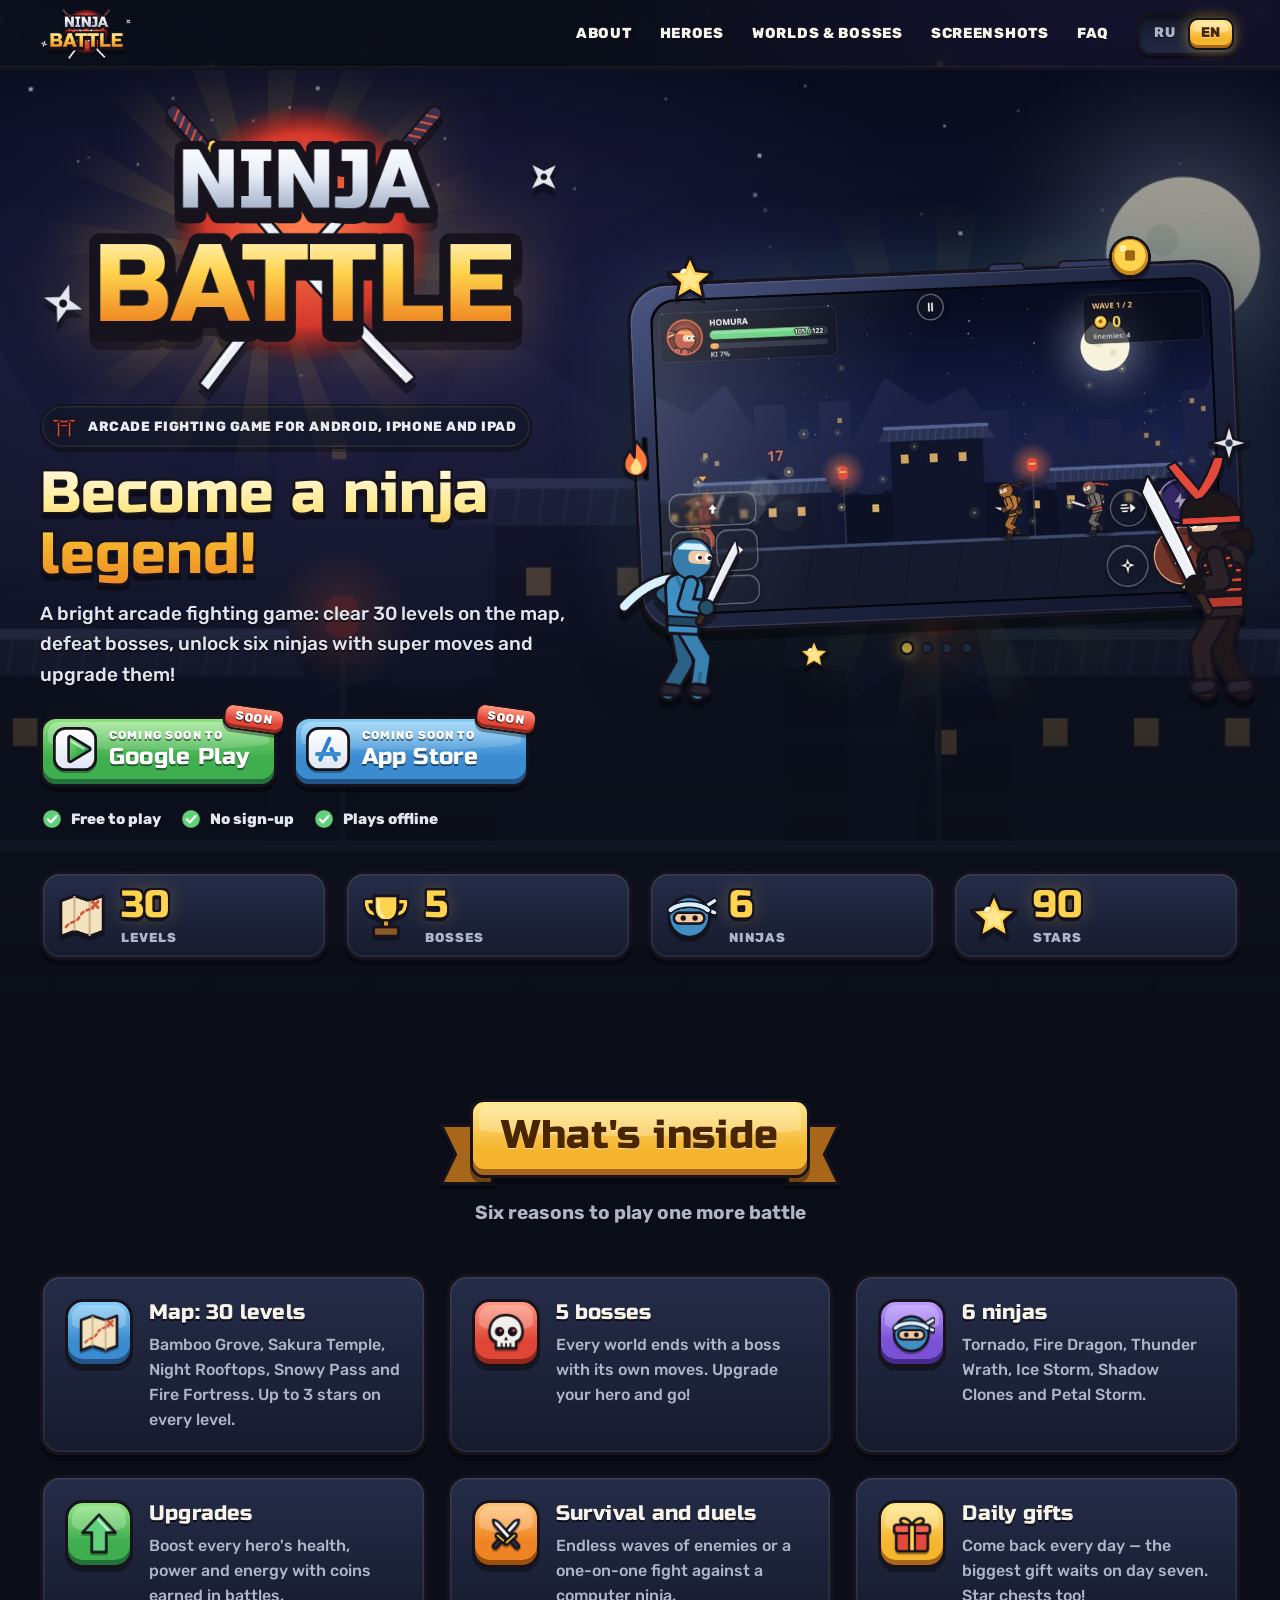
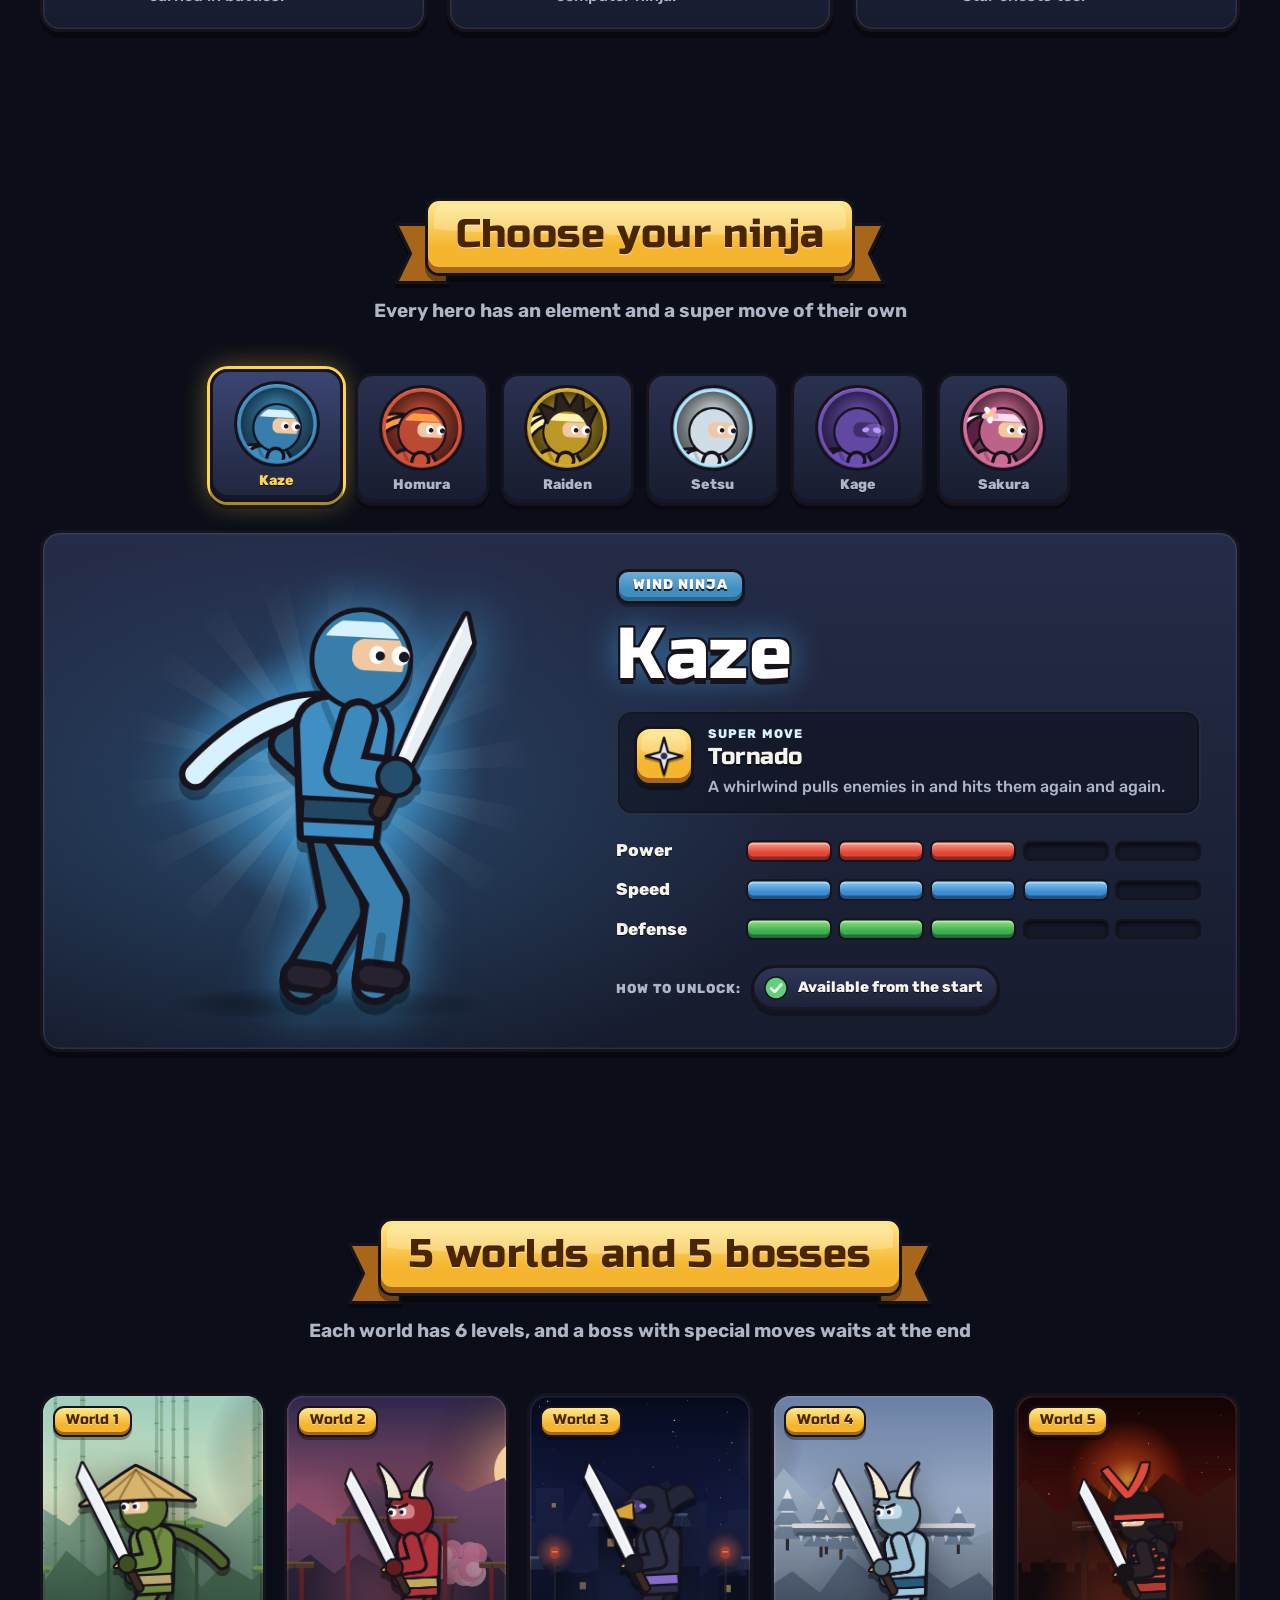
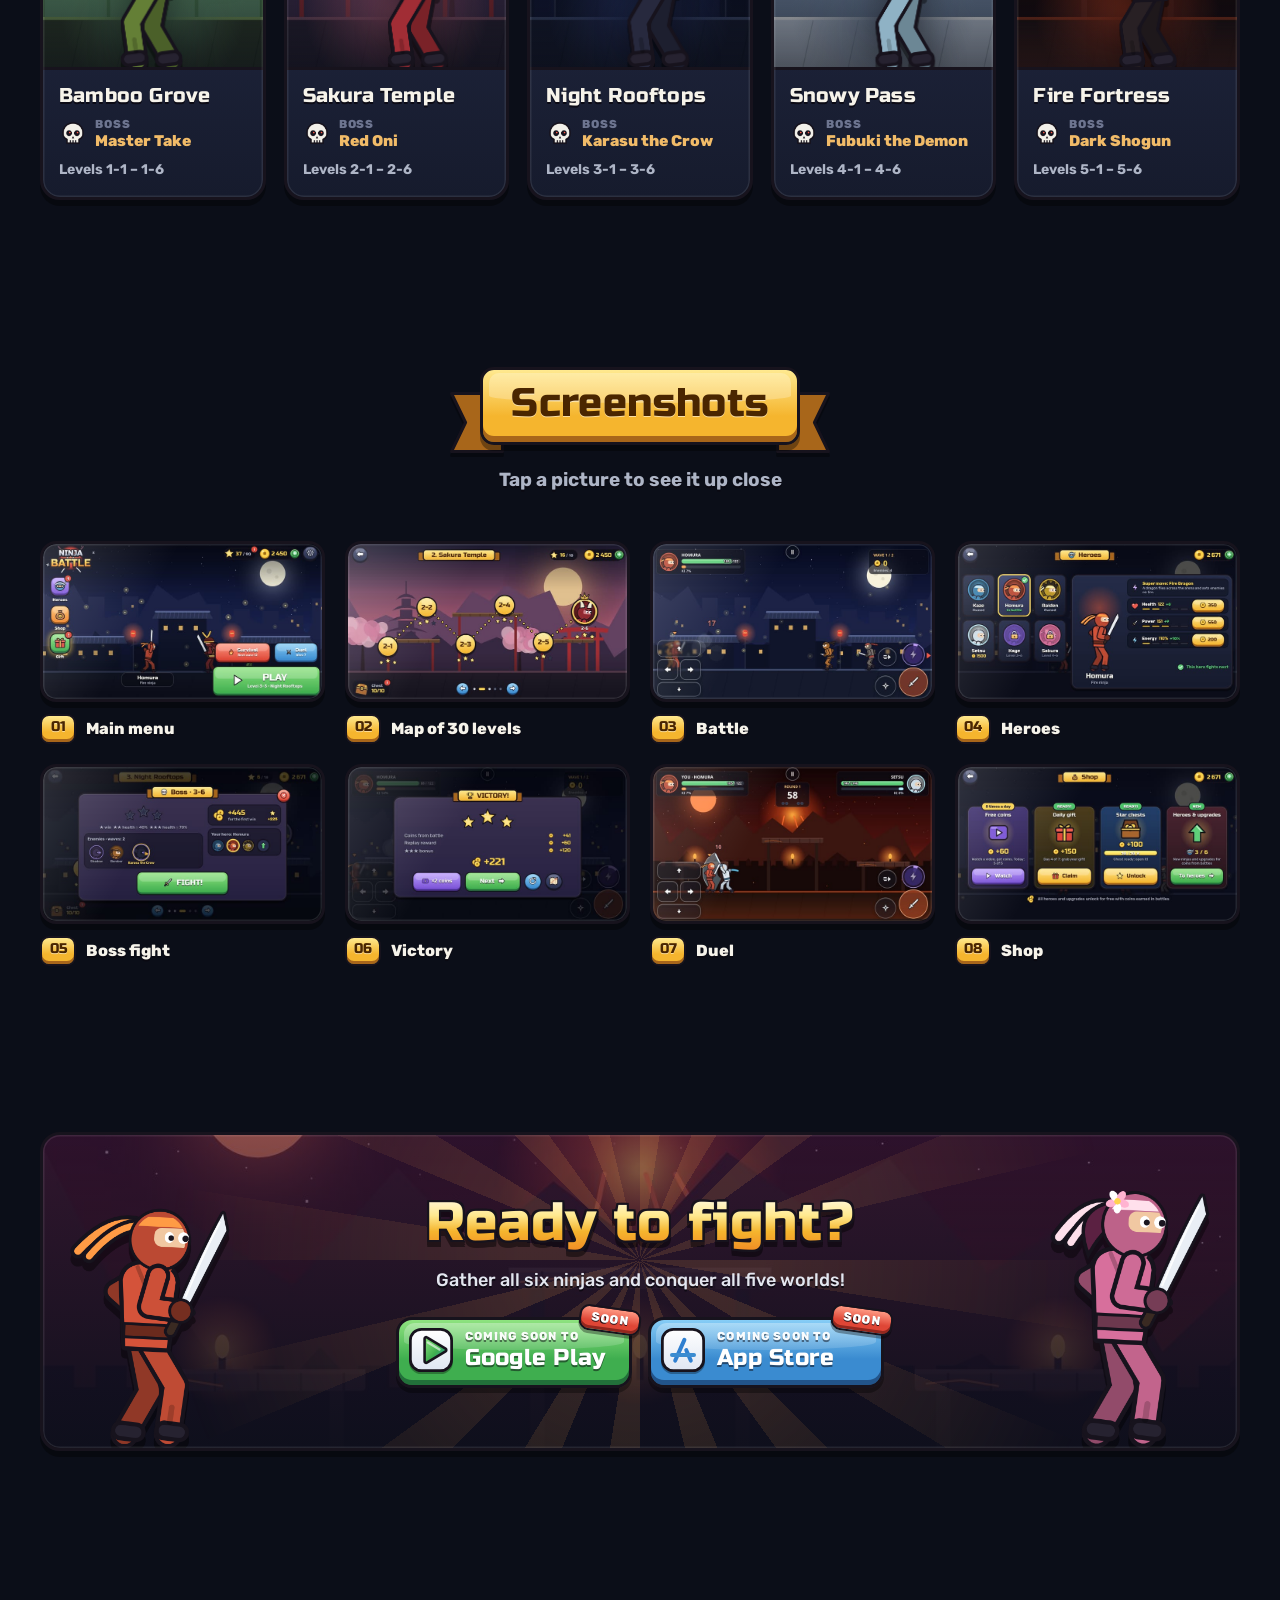
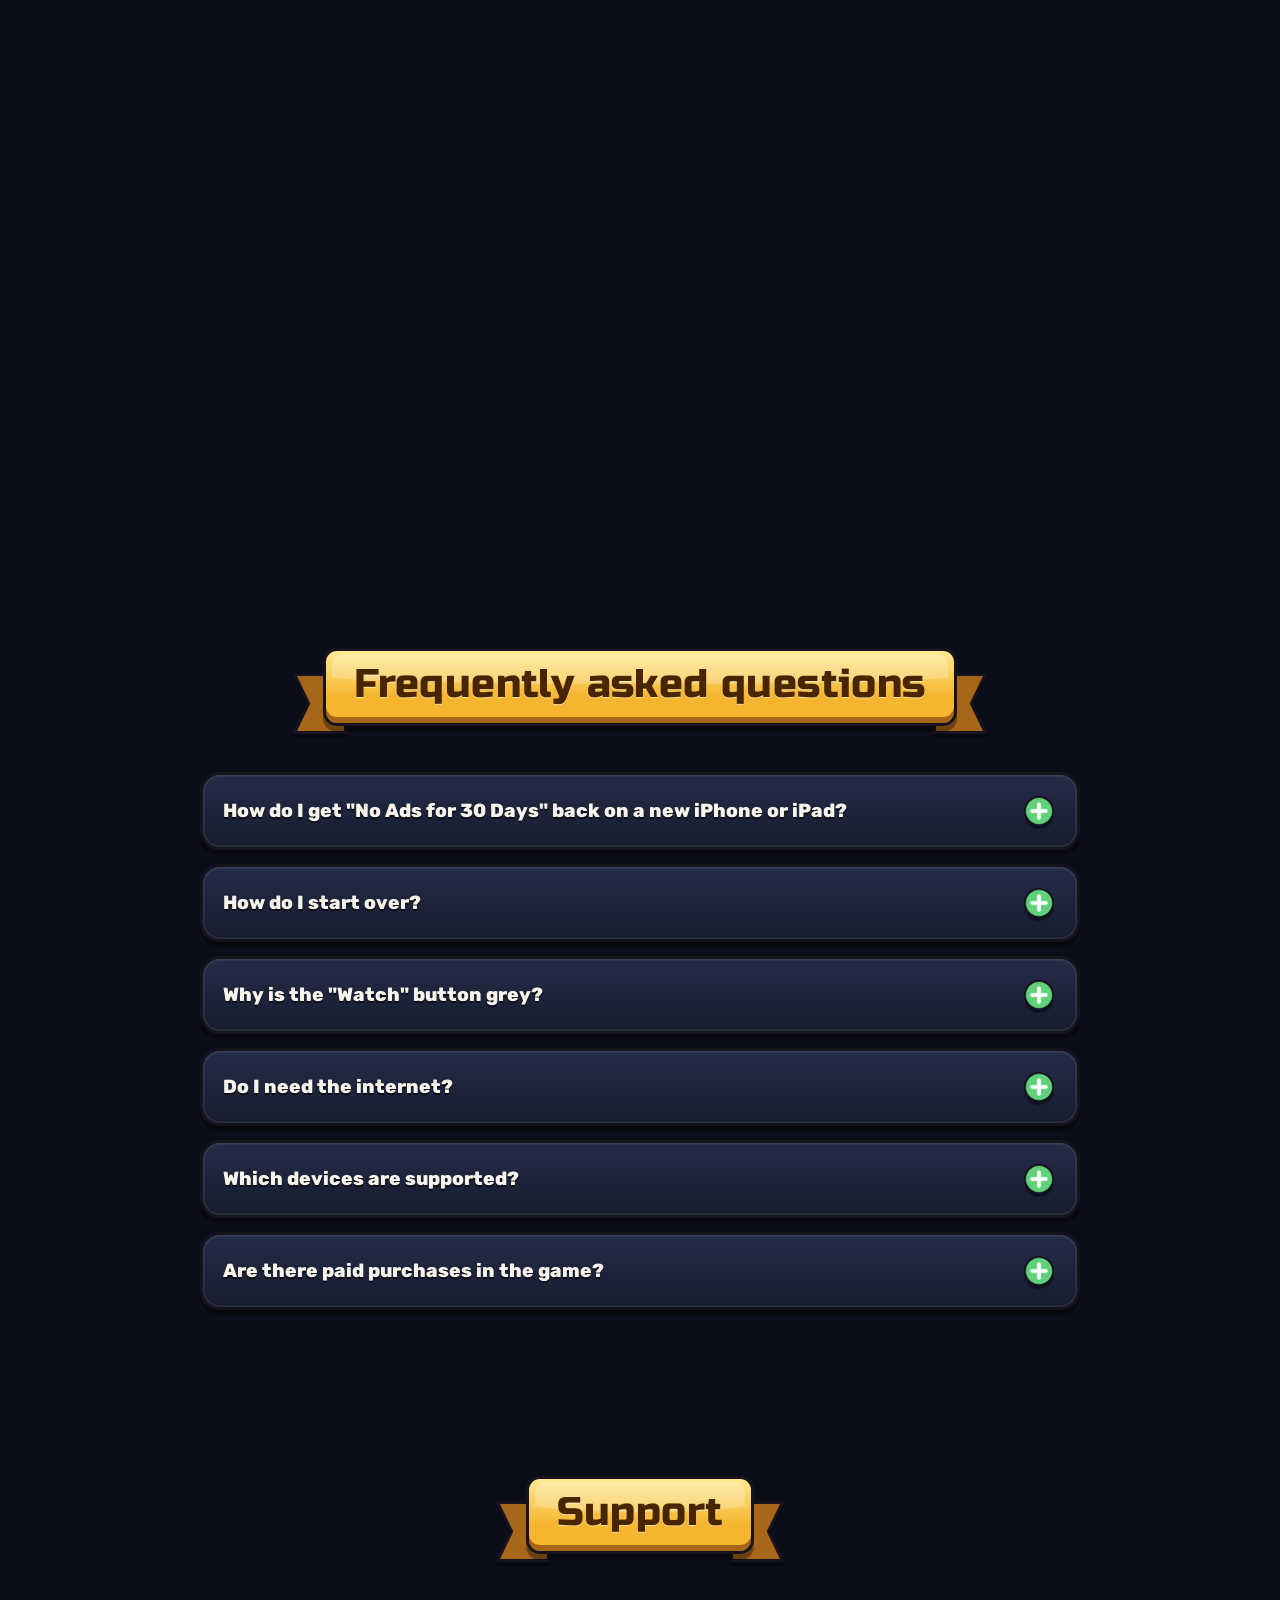
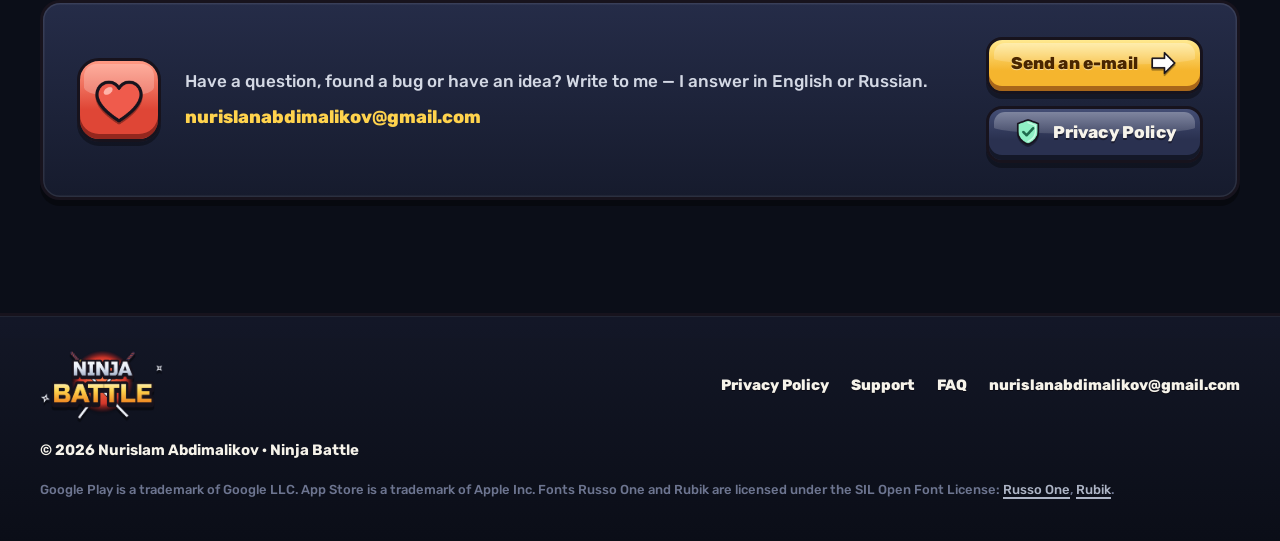
<file: index.html>
<!doctype html>
<html lang="ru">
<head>
<meta charset="utf-8">
<meta name="viewport" content="width=device-width,initial-scale=1,viewport-fit=cover">
<title>Битва ниндзя — аркадный файтинг для Android, iPhone и iPad</title>
<meta name="description" content="Битва ниндзя — яркий аркадный файтинг для Android, iPhone и iPad: 30 уровней, 5 боссов, 6 ниндзя с суперприёмами, выживание и дуэли." data-i18n-attr="content:metaDesc">
<link rel="canonical" href="https://nurislam-abdimalikov.github.io/">
<link rel="alternate" hreflang="ru" href="https://nurislam-abdimalikov.github.io/?lang=ru">
<link rel="alternate" hreflang="en" href="https://nurislam-abdimalikov.github.io/?lang=en">
<link rel="alternate" hreflang="x-default" href="https://nurislam-abdimalikov.github.io/">
<meta property="og:type" content="website">
<meta property="og:site_name" content="Битва ниндзя — Ninja Battle">
<meta property="og:url" content="https://nurislam-abdimalikov.github.io/">
<meta property="og:title" content="Битва ниндзя — Ninja Battle">
<meta property="og:description" content="30 уровней, 6 ниндзя, 5 боссов и дуэли. Открывай и прокачивай героев!">
<meta property="og:image" content="https://nurislam-abdimalikov.github.io/assets/feature-ru.jpg">
<meta property="og:image:width" content="1024">
<meta property="og:image:height" content="500">
<meta property="og:locale" content="ru_RU">
<meta property="og:locale:alternate" content="en_US">
<meta name="twitter:card" content="summary_large_image">
<meta name="theme-color" content="#0b0e18">
<link rel="icon" type="image/png" href="favicon.png">
<link rel="apple-touch-icon" href="assets/apple-touch-icon.png">
<link rel="preload" href="assets/fonts/RussoOne-Regular.ttf" as="font" type="font/ttf" crossorigin>
<link rel="preload" href="assets/fonts/Rubik-ExtraBold.ttf" as="font" type="font/ttf" crossorigin>
<link rel="stylesheet" href="assets/site.css">
<script>
/* Язык выбираем до показа страницы, чтобы не мигал русский текст */
(function(){var l=null,d=document.documentElement;try{l=new URLSearchParams(location.search).get('lang')}catch(e){}
if(l!=='en'&&l!=='ru'){try{l=localStorage.getItem('lang')}catch(e){}}
if(l!=='en'&&l!=='ru'){l=/^(ru|ky|kk|uz|be|tg)/i.test(navigator.language||'')?'ru':'en'}
if(l==='en'){d.lang='en';d.className+=' i18n-wait';setTimeout(function(){d.classList.remove('i18n-wait')},2500)}})();
</script>
</head>
<body>
<svg class="svg-defs" aria-hidden="true" focusable="false">
 <defs>
  <linearGradient id="gTile" x1="0" y1="0" x2="0" y2="1"><stop offset="0" stop-color="#ffffff"/><stop offset="1" stop-color="#dfe6f2"/></linearGradient>
  <linearGradient id="gPlay" x1="0" y1="0" x2="1" y2="1"><stop offset="0" stop-color="#8ee37f"/><stop offset=".55" stop-color="#3fae4f"/><stop offset="1" stop-color="#1f8fb8"/></linearGradient>
  <symbol id="i-gp" viewBox="0 0 48 48">
   <rect x="1.5" y="1.5" width="45" height="45" rx="12" fill="url(#gTile)" stroke="#17131d" stroke-width="3"/>
   <path d="M17 11.6v24.8c0 1.3 1.4 2.1 2.5 1.4l20.4-12.4c1.1-.7 1.1-2.2 0-2.9L19.5 10.2c-1.1-.7-2.5.1-2.5 1.4z" fill="url(#gPlay)" stroke="#17131d" stroke-width="2.8" stroke-linejoin="round"/>
   <path d="M20.6 15.8l12.6 7.6" stroke="#fff" stroke-opacity=".6" stroke-width="2.6" stroke-linecap="round"/>
  </symbol>
  <symbol id="i-as" viewBox="0 0 48 48">
   <rect x="1.5" y="1.5" width="45" height="45" rx="12" fill="url(#gTile)" stroke="#17131d" stroke-width="3"/>
   <g fill="none" stroke-linecap="round"><path d="M15.5 35.5 25.5 13" stroke="#2f7fd0" stroke-width="4.4"/><path d="M27.6 24.2 32.5 35.5" stroke="#2f7fd0" stroke-width="4.4"/><path d="M12 29.5h24" stroke="#3a8bd0" stroke-width="4.4"/></g>
  </symbol>
 </defs>
</svg>
<canvas id="fx" aria-hidden="true"></canvas>
<a class="skip" href="#main" data-i18n="skip">К содержимому</a>

<header class="hdr">
 <div class="wrap">
  <a class="brand" href="#top" aria-label="Битва ниндзя — наверх" data-i18n-attr="aria-label:homeAria"><img data-logo src="assets/img/logo-ru.png" width="1190" height="678" alt=""></a>
  <nav class="nav" id="nav" aria-label="Разделы сайта" data-i18n-attr="aria-label:navAria"><a href="#about" data-i18n="navAbout">Об игре</a><a href="#heroes" data-i18n="navHeroes">Герои</a><a href="#worlds" data-i18n="navWorlds">Миры и боссы</a><a href="#gallery" data-i18n="navGallery">Скриншоты</a><a href="#faq" data-i18n="navFaq">FAQ</a></nav>
  <div class="lang" data-active="ru" role="group" aria-label="Язык" data-i18n-attr="aria-label:langAria"><i class="knob" aria-hidden="true"></i><button type="button" data-lang="ru" aria-pressed="true" lang="ru" title="Русский">RU</button><button type="button" data-lang="en" aria-pressed="false" lang="en" title="English">EN</button></div>
  <button class="btn t-dark burger" id="burger" type="button" aria-expanded="false" aria-controls="nav" aria-label="Меню" data-i18n-attr="aria-label:menu"><i></i><i></i><i></i></button>
 </div>
</header>

<main id="main">
<section class="hero" id="top">
 <div class="hero-bg" aria-hidden="true"></div>
 <div class="wrap hero-grid">
  <div class="h-logo">
   <div class="rays" aria-hidden="true"></div>
   <h1><img class="logo" data-logo src="assets/img/logo-ru.png" width="1190" height="678" alt="Битва ниндзя" data-i18n-attr="alt:logoAlt" fetchpriority="high"></h1>
  </div>
  <div class="h-text">
   <p class="eyebrow"><img src="assets/icons/torii.png" width="28" height="28" alt=""><span data-i18n="eyebrow">Аркадный файтинг для Android, iPhone и iPad</span></p>
   <p class="headline" data-i18n="headline">Стань легендой ниндзя!</p>
   <p class="lead" data-i18n="lead">Яркий аркадный файтинг: проходи 30 уровней на карте, побеждай боссов, открывай шесть ниндзя с суперприёмами и прокачивай их!</p>
  </div>
  <div class="h-stage">
   <div class="rays" aria-hidden="true"></div>
   <div class="phone">
    <i class="side s1" aria-hidden="true"></i><i class="side s2" aria-hidden="true"></i>
    <div class="screen"><img class="on" data-phone="03-battle" src="assets/shots/ru/md/03-battle.jpg" srcset="assets/shots/ru/03-battle.jpg 720w, assets/shots/ru/md/03-battle.jpg 1280w" sizes="(min-width: 900px) 600px, 90vw" width="1280" height="720" alt="Скриншот игры «Битва ниндзя»" data-i18n-attr="alt:phoneAlt" fetchpriority="high"><img data-phone="05-boss" sizes="(min-width: 900px) 600px, 90vw" width="1280" height="720" alt=""><img data-phone="07-duel" sizes="(min-width: 900px) 600px, 90vw" width="1280" height="720" alt=""><img data-phone="01-home" sizes="(min-width: 900px) 600px, 90vw" width="1280" height="720" alt=""><i class="glare" aria-hidden="true"></i></div>
   </div>
   <div class="dots" aria-hidden="true"><i class="on"></i><i></i><i></i><i></i></div>
   <span class="h-char c1" aria-hidden="true"><img src="assets/heroes/kaze.png" width="336" height="444" alt=""></span>
   <span class="h-char c2" aria-hidden="true"><img src="assets/bosses/boss4.png" width="325" height="438" alt=""></span>
   <span class="fl" style="--s:54px;top:3%;left:5%;--t:4.2s;--r:-10deg" aria-hidden="true"><img src="assets/icons/star.png" width="192" height="192" alt=""></span><span class="fl" style="--s:50px;top:-1%;right:14%;--t:3.6s;--d:-1s;--r:12deg" aria-hidden="true"><img src="assets/icons/coin.png" width="192" height="192" alt=""></span><span class="fl sp" style="--s:46px;top:40%;right:-2%;--t:5s;--d:-2s" aria-hidden="true"><img src="assets/icons/shuriken.png" width="192" height="192" alt=""></span><span class="fl" style="--s:42px;top:44%;left:-3%;--t:4.6s;--d:-3s;--r:8deg" aria-hidden="true"><img src="assets/icons/flame.png" width="192" height="192" alt=""></span><span class="fl" style="--s:34px;bottom:5%;left:27%;--t:3.8s;--d:-1.4s;--r:14deg" aria-hidden="true"><img src="assets/icons/star.png" width="192" height="192" alt=""></span>
  </div>
  <div class="h-cta">
   <div class="stores"><a class="btn t-green store soon" data-store="gp" aria-disabled="true"><svg class="gl" aria-hidden="true" focusable="false"><use href="#i-gp"/></svg><span><small>Скоро в</small><b>Google Play</b></span><i class="soon-tag" data-i18n="soonTag">Скоро</i></a><a class="btn t-blue store soon" data-store="as" aria-disabled="true"><svg class="gl" aria-hidden="true" focusable="false"><use href="#i-as"/></svg><span><small>Скоро в</small><b>App Store</b></span><i class="soon-tag" data-i18n="soonTag">Скоро</i></a></div>
   <ul class="perks"><li><img src="assets/icons/check.png" width="24" height="24" alt=""><span data-i18n="perk1">Бесплатно</span></li><li><img src="assets/icons/check.png" width="24" height="24" alt=""><span data-i18n="perk2">Без регистрации</span></li><li><img src="assets/icons/check.png" width="24" height="24" alt=""><span data-i18n="perk3">Играй без интернета</span></li></ul>
  </div>
 </div>
 <div class="wrap"><ul class="stats"><li class="stat panel rv" style="--d:0.00s"><img src="assets/icons/map.png" width="54" height="54" alt=""><div><b data-count="30">30</b><span data-i18n="s1">уровней</span></div></li><li class="stat panel rv" style="--d:0.08s"><img src="assets/icons/trophy.png" width="54" height="54" alt=""><div><b data-count="5">5</b><span data-i18n="s2">боссов</span></div></li><li class="stat panel rv" style="--d:0.16s"><img src="assets/icons/heroes.png" width="54" height="54" alt=""><div><b data-count="6">6</b><span data-i18n="s3">ниндзя</span></div></li><li class="stat panel rv" style="--d:0.24s"><img src="assets/icons/star.png" width="54" height="54" alt=""><div><b data-count="90">90</b><span data-i18n="s4">звёзд</span></div></li></ul></div>
</section>

<section class="sec" id="about">
 <div class="wrap">
  <header class="sec-head rv"><h2 class="ribbon"><span data-i18n="aboutTitle">Что в игре</span></h2><p class="sec-sub" data-i18n="aboutSub">Шесть причин сыграть ещё один бой</p></header>
  <ul class="cards"><li class="rv" style="--d:0.00s"><article class="card panel t-blue"><span class="tile"><img src="assets/icons/map.png" width="46" height="46" alt=""></span><div><h3 data-i18n="f1h">Карта: 30 уровней</h3><p data-i18n="f1">Бамбуковая роща, храм сакуры, ночные крыши, снежный перевал и огненная крепость. До 3 звёзд за каждый уровень.</p></div></article></li><li class="rv" style="--d:0.06s"><article class="card panel t-red"><span class="tile"><img src="assets/icons/skull.png" width="46" height="46" alt=""></span><div><h3 data-i18n="f2h">5 боссов</h3><p data-i18n="f2">В конце каждого мира ждёт босс со своими приёмами. Прокачай героя — и вперёд!</p></div></article></li><li class="rv" style="--d:0.12s"><article class="card panel t-purple"><span class="tile"><img src="assets/icons/heroes.png" width="46" height="46" alt=""></span><div><h3 data-i18n="f3h">6 ниндзя</h3><p data-i18n="f3">Торнадо, огненный дракон, гнев грома, ледяная буря, теневые клоны и буря лепестков.</p></div></article></li><li class="rv" style="--d:0.18s"><article class="card panel t-green"><span class="tile"><img src="assets/icons/upgrade.png" width="46" height="46" alt=""></span><div><h3 data-i18n="f4h">Прокачка</h3><p data-i18n="f4">Улучшай здоровье, силу и энергию каждого героя за монеты, заработанные в боях.</p></div></article></li><li class="rv" style="--d:0.24s"><article class="card panel t-orange"><span class="tile"><img src="assets/icons/duel.png" width="46" height="46" alt=""></span><div><h3 data-i18n="f5h">Выживание и дуэли</h3><p data-i18n="f5">Бесконечные волны врагов или бой один на один с ниндзя-компьютером.</p></div></article></li><li class="rv" style="--d:0.30s"><article class="card panel t-gold"><span class="tile"><img src="assets/icons/gift.png" width="46" height="46" alt=""></span><div><h3 data-i18n="f6h">Подарки каждый день</h3><p data-i18n="f6">Заходи каждый день — на седьмой день самый большой подарок. Сундуки за звёзды!</p></div></article></li></ul>
 </div>
</section>

<section class="sec" id="heroes">
 <div class="wrap">
  <header class="sec-head rv"><h2 class="ribbon"><span data-i18n="heroesTitle">Выбери своего ниндзя</span></h2><p class="sec-sub" data-i18n="heroesSub">У каждого героя — своя стихия и свой суперприём</p></header>
  <div class="tabs rv" role="tablist" aria-label="Герои" data-i18n-attr="aria-label:heroesTabs"><button class="tab" type="button" role="tab" id="tab-kaze" aria-selected="true" aria-controls="show" tabindex="0" style="--c:#3f8fc4"><img src="assets/heroes/kaze-head.png" width="204" height="204" alt=""><span class="tab-name">Кадзэ</span></button><button class="tab" type="button" role="tab" id="tab-homura" aria-selected="false" aria-controls="show" tabindex="-1" style="--c:#d4533a"><img src="assets/heroes/homura-head.png" width="204" height="204" alt=""><span class="tab-name">Хомура</span></button><button class="tab" type="button" role="tab" id="tab-raiden" aria-selected="false" aria-controls="show" tabindex="-1" style="--c:#d6ad2b"><img src="assets/heroes/raiden-head.png" width="204" height="204" alt=""><span class="tab-name">Райдэн</span></button><button class="tab" type="button" role="tab" id="tab-setsu" aria-selected="false" aria-controls="show" tabindex="-1" style="--c:#6f9fc0"><img src="assets/heroes/setsu-head.png" width="204" height="204" alt=""><span class="tab-name">Сэцу</span></button><button class="tab" type="button" role="tab" id="tab-kage" aria-selected="false" aria-controls="show" tabindex="-1" style="--c:#6e52b8"><img src="assets/heroes/kage-head.png" width="204" height="204" alt=""><span class="tab-name">Кагэ</span></button><button class="tab" type="button" role="tab" id="tab-sakura" aria-selected="false" aria-controls="show" tabindex="-1" style="--c:#d76f9c"><img src="assets/heroes/sakura-head.png" width="204" height="204" alt=""><span class="tab-name">Сакура</span></button></div>
  <div class="show panel rv" id="show" role="tabpanel" aria-labelledby="tab-kaze" style="--c:#3f8fc4;--c2:#d8f1ff">
   <div class="show-art">
    <div class="rays" aria-hidden="true"></div>
    <div class="show-glow" aria-hidden="true"></div>
    <div class="show-fig"><img id="showImg" src="assets/heroes/kaze.png" width="336" height="444" alt="Кадзэ"></div>
    <div class="ped" aria-hidden="true"></div>
   </div>
   <div class="show-info">
    <span class="show-tag" id="showElem">Ниндзя ветра</span>
    <h3 class="show-name" id="showName">Кадзэ</h3>
    <div class="ult"><span class="tile t-gold"><img id="showUltIco" src="assets/icons/shuriken.png" width="42" height="42" alt=""></span>
     <div><small data-i18n="superLbl">Суперприём</small><b id="showUlt">Торнадо</b><p id="showUltText">Вихрь затягивает врагов и бьёт их снова и снова.</p></div></div>
    <div class="bars"><div class="bar-row t-red"><span data-i18n="stPow">Сила</span><div class="bar" role="img" aria-label="Сила: 3 из 5"><i></i><i></i><i></i><i></i><i></i></div></div><div class="bar-row t-blue"><span data-i18n="stSpd">Скорость</span><div class="bar" role="img" aria-label="Скорость: 4 из 5"><i></i><i></i><i></i><i></i><i></i></div></div><div class="bar-row t-green"><span data-i18n="stDef">Защита</span><div class="bar" role="img" aria-label="Защита: 3 из 5"><i></i><i></i><i></i><i></i><i></i></div></div></div>
    <div class="unlock"><span class="lbl" data-i18n="unlockLbl">Как открыть:</span><span class="unlock" id="showUnlock"><span class="pill"><img src="assets/icons/check.png" width="28" height="28" alt="">Есть сразу</span></span></div>
   </div>
  </div>
 </div>
</section>

<section class="sec" id="worlds">
 <div class="wrap">
  <header class="sec-head rv"><h2 class="ribbon"><span data-i18n="worldsTitle">5 миров и 5 боссов</span></h2><p class="sec-sub" data-i18n="worldsSub">В каждом мире 6 уровней, а в конце ждёт босс со своими приёмами</p></header>
  <ul class="worlds"><li class="rv" style="--d:0.00s"><article class="world panel" style="--w:#5f8f68;--wg:#7fcf8f"><div class="w-img"><img class="w-bg" src="assets/worlds/world0.jpg" width="1400" height="756" alt="" loading="lazy"><img class="w-boss" src="assets/bosses/boss0.png" width="325" height="438" alt="Мастер Такэ" data-i18n-attr="alt:b0" loading="lazy"><span class="w-num" data-i18n="wl0">Мир 1</span></div><div class="w-body"><h3 class="w-name" data-i18n="w0">Бамбуковая роща</h3><p class="w-boss-name"><img src="assets/icons/skull.png" width="28" height="28" alt=""><span><small data-i18n="bossLbl">Босс</small><span data-i18n="b0">Мастер Такэ</span></span></p><p class="w-lv" data-i18n="lv0">Уровни 1-1 — 1-6</p></div></article></li><li class="rv" style="--d:0.07s"><article class="world panel" style="--w:#b5607a;--wg:#ff8fb1"><div class="w-img"><img class="w-bg" src="assets/worlds/world1.jpg" width="1400" height="756" alt="" loading="lazy"><img class="w-boss" src="assets/bosses/boss1.png" width="325" height="438" alt="Красный Они" data-i18n-attr="alt:b1" loading="lazy"><span class="w-num" data-i18n="wl1">Мир 2</span></div><div class="w-body"><h3 class="w-name" data-i18n="w1">Храм сакуры</h3><p class="w-boss-name"><img src="assets/icons/skull.png" width="28" height="28" alt=""><span><small data-i18n="bossLbl">Босс</small><span data-i18n="b1">Красный Они</span></span></p><p class="w-lv" data-i18n="lv1">Уровни 2-1 — 2-6</p></div></article></li><li class="rv" style="--d:0.14s"><article class="world panel" style="--w:#2b3a70;--wg:#7f95ff"><div class="w-img"><img class="w-bg" src="assets/worlds/world2.jpg" width="1400" height="756" alt="" loading="lazy"><img class="w-boss" src="assets/bosses/boss2.png" width="325" height="438" alt="Ворон Карасу" data-i18n-attr="alt:b2" loading="lazy"><span class="w-num" data-i18n="wl2">Мир 3</span></div><div class="w-body"><h3 class="w-name" data-i18n="w2">Ночные крыши</h3><p class="w-boss-name"><img src="assets/icons/skull.png" width="28" height="28" alt=""><span><small data-i18n="bossLbl">Босс</small><span data-i18n="b2">Ворон Карасу</span></span></p><p class="w-lv" data-i18n="lv2">Уровни 3-1 — 3-6</p></div></article></li><li class="rv" style="--d:0.21s"><article class="world panel" style="--w:#71859f;--wg:#a9d4ff"><div class="w-img"><img class="w-bg" src="assets/worlds/world3.jpg" width="1400" height="756" alt="" loading="lazy"><img class="w-boss" src="assets/bosses/boss3.png" width="325" height="438" alt="Демон Фубуки" data-i18n-attr="alt:b3" loading="lazy"><span class="w-num" data-i18n="wl3">Мир 4</span></div><div class="w-body"><h3 class="w-name" data-i18n="w3">Снежный перевал</h3><p class="w-boss-name"><img src="assets/icons/skull.png" width="28" height="28" alt=""><span><small data-i18n="bossLbl">Босс</small><span data-i18n="b3">Демон Фубуки</span></span></p><p class="w-lv" data-i18n="lv3">Уровни 4-1 — 4-6</p></div></article></li><li class="rv" style="--d:0.28s"><article class="world panel" style="--w:#b63c1c;--wg:#ff7a3d"><div class="w-img"><img class="w-bg" src="assets/worlds/world4.jpg" width="1400" height="756" alt="" loading="lazy"><img class="w-boss" src="assets/bosses/boss4.png" width="325" height="438" alt="Тёмный сёгун" data-i18n-attr="alt:b4" loading="lazy"><span class="w-num" data-i18n="wl4">Мир 5</span></div><div class="w-body"><h3 class="w-name" data-i18n="w4">Огненная крепость</h3><p class="w-boss-name"><img src="assets/icons/skull.png" width="28" height="28" alt=""><span><small data-i18n="bossLbl">Босс</small><span data-i18n="b4">Тёмный сёгун</span></span></p><p class="w-lv" data-i18n="lv4">Уровни 5-1 — 5-6</p></div></article></li></ul>
 </div>
</section>

<section class="sec" id="gallery">
 <div class="wrap">
  <header class="sec-head rv"><h2 class="ribbon"><span data-i18n="galleryTitle">Скриншоты</span></h2><p class="sec-sub" data-i18n="gallerySub">Нажми на картинку, чтобы рассмотреть поближе</p></header>
  <ul class="gallery"><li class="rv" style="--d:0.00s"><button class="shot-btn" type="button"><span class="frame"><img class="pic" src="assets/shots/ru/01-home.jpg" data-shot="01-home" width="720" height="405" alt="" loading="lazy"><img class="zoom" src="assets/icons/plus.png" width="42" height="42" alt=""></span><span class="cap"><b>01</b><span data-i18n="c1">Главное меню</span></span></button></li><li class="rv" style="--d:0.06s"><button class="shot-btn" type="button"><span class="frame"><img class="pic" src="assets/shots/ru/02-map.jpg" data-shot="02-map" width="720" height="405" alt="" loading="lazy"><img class="zoom" src="assets/icons/plus.png" width="42" height="42" alt=""></span><span class="cap"><b>02</b><span data-i18n="c2">Карта 30 уровней</span></span></button></li><li class="rv" style="--d:0.12s"><button class="shot-btn" type="button"><span class="frame"><img class="pic" src="assets/shots/ru/03-battle.jpg" data-shot="03-battle" width="720" height="405" alt="" loading="lazy"><img class="zoom" src="assets/icons/plus.png" width="42" height="42" alt=""></span><span class="cap"><b>03</b><span data-i18n="c3">Бой</span></span></button></li><li class="rv" style="--d:0.18s"><button class="shot-btn" type="button"><span class="frame"><img class="pic" src="assets/shots/ru/04-heroes.jpg" data-shot="04-heroes" width="720" height="405" alt="" loading="lazy"><img class="zoom" src="assets/icons/plus.png" width="42" height="42" alt=""></span><span class="cap"><b>04</b><span data-i18n="c4">Герои</span></span></button></li><li class="rv" style="--d:0.00s"><button class="shot-btn" type="button"><span class="frame"><img class="pic" src="assets/shots/ru/05-boss.jpg" data-shot="05-boss" width="720" height="405" alt="" loading="lazy"><img class="zoom" src="assets/icons/plus.png" width="42" height="42" alt=""></span><span class="cap"><b>05</b><span data-i18n="c5">Бой с боссом</span></span></button></li><li class="rv" style="--d:0.06s"><button class="shot-btn" type="button"><span class="frame"><img class="pic" src="assets/shots/ru/06-victory.jpg" data-shot="06-victory" width="720" height="405" alt="" loading="lazy"><img class="zoom" src="assets/icons/plus.png" width="42" height="42" alt=""></span><span class="cap"><b>06</b><span data-i18n="c6">Победа</span></span></button></li><li class="rv" style="--d:0.12s"><button class="shot-btn" type="button"><span class="frame"><img class="pic" src="assets/shots/ru/07-duel.jpg" data-shot="07-duel" width="720" height="405" alt="" loading="lazy"><img class="zoom" src="assets/icons/plus.png" width="42" height="42" alt=""></span><span class="cap"><b>07</b><span data-i18n="c7">Дуэль</span></span></button></li><li class="rv" style="--d:0.18s"><button class="shot-btn" type="button"><span class="frame"><img class="pic" src="assets/shots/ru/08-shop.jpg" data-shot="08-shop" width="720" height="405" alt="" loading="lazy"><img class="zoom" src="assets/icons/plus.png" width="42" height="42" alt=""></span><span class="cap"><b>08</b><span data-i18n="c8">Магазин</span></span></button></li></ul>
 </div>
</section>

<section class="sec" id="play">
 <div class="wrap">
  <div class="cta panel rv">
   <div class="cta-bg" aria-hidden="true"></div>
   <div class="rays" aria-hidden="true"></div>
   <span class="cta-ch l" aria-hidden="true"><img src="assets/heroes/homura.png" width="336" height="444" alt="" loading="lazy"></span>
   <span class="cta-ch r" aria-hidden="true"><img src="assets/heroes/sakura.png" width="336" height="444" alt="" loading="lazy"></span>
   <h2 class="cta-title" data-i18n="ctaTitle">Готов к битве?</h2>
   <p data-i18n="ctaText">Собери команду из шести ниндзя и пройди все пять миров!</p>
   <div class="stores"><a class="btn t-green store soon" data-store="gp" aria-disabled="true"><svg class="gl" aria-hidden="true" focusable="false"><use href="#i-gp"/></svg><span><small>Скоро в</small><b>Google Play</b></span><i class="soon-tag" data-i18n="soonTag">Скоро</i></a><a class="btn t-blue store soon" data-store="as" aria-disabled="true"><svg class="gl" aria-hidden="true" focusable="false"><use href="#i-as"/></svg><span><small>Скоро в</small><b>App Store</b></span><i class="soon-tag" data-i18n="soonTag">Скоро</i></a></div>
  </div>
 </div>
</section>

<section class="sec" id="safe">
 <div class="wrap">
  <header class="sec-head rv"><h2 class="ribbon"><span data-i18n="safeTitle">Честно и безопасно</span></h2><p class="sec-sub" data-i18n="safeSub">Сделано для детей и родителей</p></header>
  <ul class="cards four"><li class="rv" style="--d:0.00s"><article class="card panel t-green"><span class="tile"><img src="assets/icons/shield.png" width="46" height="46" alt=""></span><div><h3 data-i18n="g1h">Для детей и семей</h3><p data-i18n="g1">Реклама Google AdMob — только детская и без персонализации. Ролики за награду — по желанию.</p></div></article></li><li class="rv" style="--d:0.06s"><article class="card panel t-blue"><span class="tile"><img src="assets/icons/check.png" width="46" height="46" alt=""></span><div><h3 data-i18n="g2h">Без регистрации</h3><p data-i18n="g2">Никаких имён и e-mail: прогресс хранится только на устройстве. Можно играть без интернета.</p></div></article></li><li class="rv" style="--d:0.12s"><article class="card panel t-gold"><span class="tile"><img src="assets/icons/coins.png" width="46" height="46" alt=""></span><div><h3 data-i18n="g3h">Всё открывается бесплатно</h3><p data-i18n="g3">Все герои и улучшения открываются за монеты, заработанные в боях.</p></div></article></li><li class="rv" style="--d:0.18s"><article class="card panel t-purple"><span class="tile"><img src="assets/icons/parent.png" width="46" height="46" alt=""></span><div><h3 data-i18n="g4h">Покупки — только со взрослыми</h3><p data-i18n="g4">На iPhone и iPad покупки защищены «родительским замком». В версии для Android платных покупок нет.</p></div></article></li></ul>
 </div>
</section>

<section class="sec" id="faq">
 <div class="wrap">
  <header class="sec-head rv"><h2 class="ribbon"><span data-i18n="faqTitle">Частые вопросы</span></h2></header>
  <div class="faq"><div class="qa panel rv"><h3><button class="q" type="button" id="q1" aria-expanded="false" aria-controls="a1"><span data-i18n="q1">Как вернуть «Без рекламы на 30 дней» на новом iPhone или iPad?</span><img src="assets/icons/plus.png" width="36" height="36" alt=""></button></h3><div class="a" id="a1" role="region" aria-labelledby="q1"><div><p data-i18n="a1">Войдите в тот же Apple ID, откройте Магазин (или Настройки) и нажмите «Восстановить покупки» — оставшиеся дни вернутся.</p></div></div></div><div class="qa panel rv"><h3><button class="q" type="button" id="q2" aria-expanded="false" aria-controls="a2"><span data-i18n="q2">Как начать игру заново?</span><img src="assets/icons/plus.png" width="36" height="36" alt=""></button></h3><div class="a" id="a2" role="region" aria-labelledby="q2"><div><p data-i18n="a2">Настройки → «Сбросить прогресс». Прогресс хранится только на устройстве, поэтому при удалении игры он тоже удаляется.</p></div></div></div><div class="qa panel rv"><h3><button class="q" type="button" id="q3" aria-expanded="false" aria-controls="a3"><span data-i18n="q3">Почему кнопка «Смотреть» серая?</span><img src="assets/icons/plus.png" width="36" height="36" alt=""></button></h3><div class="a" id="a3" role="region" aria-labelledby="q3"><div><p data-i18n="a3">Рекламный ролик сейчас не загрузился (нет интернета или нет рекламы в вашем регионе) или вы уже посмотрели все ролики на сегодня. Попробуйте позже.</p></div></div></div><div class="qa panel rv"><h3><button class="q" type="button" id="q4" aria-expanded="false" aria-controls="a4"><span data-i18n="q4">Нужен ли интернет?</span><img src="assets/icons/plus.png" width="36" height="36" alt=""></button></h3><div class="a" id="a4" role="region" aria-labelledby="q4"><div><p data-i18n="a4">Нет, играть можно и без интернета. Он нужен только для рекламы и роликов за награду (и для покупок на iPhone и iPad).</p></div></div></div><div class="qa panel rv"><h3><button class="q" type="button" id="q5" aria-expanded="false" aria-controls="a5"><span data-i18n="q5">На каких устройствах работает игра?</span><img src="assets/icons/plus.png" width="36" height="36" alt=""></button></h3><div class="a" id="a5" role="region" aria-labelledby="q5"><div><p data-i18n="a5">На телефонах и планшетах с Android 7.0 и новее, а также на iPhone и iPad с iOS / iPadOS 15.1 и новее.</p></div></div></div><div class="qa panel rv"><h3><button class="q" type="button" id="q6" aria-expanded="false" aria-controls="a6"><span data-i18n="q6">Есть ли в игре платные покупки?</span><img src="assets/icons/plus.png" width="36" height="36" alt=""></button></h3><div class="a" id="a6" role="region" aria-labelledby="q6"><div><p data-i18n="a6">В версии для Android — нет. В версии для iPhone и iPad можно купить пакеты монет и пропуск «Без рекламы на 30 дней», но только после «родительского замка». Всех героев можно открыть и бесплатно — за монеты из боёв.</p></div></div></div></div>
 </div>
</section>

<section class="sec" id="support">
 <div class="wrap">
  <header class="sec-head rv"><h2 class="ribbon"><span data-i18n="supTitle">Поддержка</span></h2></header>
  <div class="support panel rv">
   <span class="tile t-red"><img src="assets/icons/heart.png" width="58" height="58" alt=""></span>
   <div><p data-i18n="supText">Есть вопрос, нашли ошибку или есть идея? Напишите — отвечу на русском или английском.</p><a class="mail" href="mailto:nurislanabdimalikov@gmail.com">nurislanabdimalikov@gmail.com</a></div>
   <div class="acts">
    <a class="btn t-gold" href="mailto:nurislanabdimalikov@gmail.com?subject=Ninja%20Battle"><span data-i18n="supBtn">Написать письмо</span><img src="assets/icons/next.png" width="30" height="30" alt=""></a>
    <a class="btn t-dark" data-pp href="privacy-policy-ru.html"><img src="assets/icons/shield.png" width="30" height="30" alt=""><span data-i18n="supPp">Политика конфиденциальности</span></a>
   </div>
  </div>
 </div>
</section>
</main>

<footer class="ftr">
 <div class="wrap">
  <a href="#top" class="brand"><img class="flogo" data-logo src="assets/img/logo-ru.png" width="1190" height="678" alt="Битва ниндзя" data-i18n-attr="alt:logoAlt" loading="lazy"></a>
  <nav aria-label="Ссылки" data-i18n-attr="aria-label:ftAria"><a data-pp href="privacy-policy-ru.html" data-i18n="ftPp">Политика конфиденциальности</a><a href="#support" data-i18n="ftSup">Поддержка</a><a href="#faq">FAQ</a><a href="mailto:nurislanabdimalikov@gmail.com">nurislanabdimalikov@gmail.com</a></nav>
  <p class="copy" data-i18n="ftCopy">© 2026 Нурислам Абдималиков · «Битва ниндзя»</p>
  <p class="legal"><span data-i18n="ftTm">Google Play — товарный знак Google LLC. App Store — товарный знак Apple Inc.</span> <span data-i18n="ftFonts">Шрифты Russo One и Rubik — по лицензии SIL Open Font License:</span> <a href="assets/fonts/OFL-RussoOne.txt">Russo One</a>, <a href="assets/fonts/OFL-Rubik.txt">Rubik</a>.</p>
 </div>
</footer>

<div class="lb" id="lb" role="dialog" aria-modal="true" aria-hidden="true" aria-label="Просмотр скриншотов" data-i18n-attr="aria-label:lbAria">
 <div class="lb-top"><span class="lb-count" id="lbCount">1 / 8</span><button class="lb-x" id="lbClose" type="button" aria-label="Закрыть" data-i18n-attr="aria-label:lbClose"><img src="assets/icons/close.png" width="54" height="54" alt=""></button></div>
 <div class="lb-stage">
  <button class="btn t-dark btn-sq lb-prev" id="lbPrev" type="button" aria-label="Предыдущий скриншот" data-i18n-attr="aria-label:lbPrev"><img src="assets/icons/back.png" width="30" height="30" alt=""></button>
  <figure class="lb-fig"><img id="lbImg" width="1920" height="1080" alt="" draggable="false"><figcaption class="lb-cap" id="lbCap"></figcaption></figure>
  <button class="btn t-dark btn-sq lb-next" id="lbNext" type="button" aria-label="Следующий скриншот" data-i18n-attr="aria-label:lbNext"><img src="assets/icons/next.png" width="30" height="30" alt=""></button>
 </div>
</div>

<script type="application/json" id="nb-data">{"en":{"docTitle":"Ninja Battle — arcade fighting game for Android, iPhone and iPad","metaDesc":"Ninja Battle is a bright arcade fighting game for Android, iPhone and iPad: 30 levels, 5 bosses, 6 ninjas with super moves, survival and duels.","skip":"Skip to content","homeAria":"Ninja Battle — back to top","navAria":"Site sections","navAbout":"About","navHeroes":"Heroes","navWorlds":"Worlds & bosses","navGallery":"Screenshots","navFaq":"FAQ","menu":"Menu","langAria":"Language","logoAlt":"Ninja Battle","eyebrow":"Arcade fighting game for Android, iPhone and iPad","headline":"Become a ninja legend!","lead":"A bright arcade fighting game: clear 30 levels on the map, defeat bosses, unlock six ninjas with super moves and upgrade them!","soonTag":"Soon","perk1":"Free to play","perk2":"No sign-up","perk3":"Plays offline","phoneAlt":"Ninja Battle game screenshot","s1":"levels","s2":"bosses","s3":"ninjas","s4":"stars","aboutTitle":"What's inside","aboutSub":"Six reasons to play one more battle","f1h":"Map: 30 levels","f1":"Bamboo Grove, Sakura Temple, Night Rooftops, Snowy Pass and Fire Fortress. Up to 3 stars on every level.","f2h":"5 bosses","f2":"Every world ends with a boss with its own moves. Upgrade your hero and go!","f3h":"6 ninjas","f3":"Tornado, Fire Dragon, Thunder Wrath, Ice Storm, Shadow Clones and Petal Storm.","f4h":"Upgrades","f4":"Boost every hero's health, power and energy with coins earned in battles.","f5h":"Survival and duels","f5":"Endless waves of enemies or a one-on-one fight against a computer ninja.","f6h":"Daily gifts","f6":"Come back every day — the biggest gift waits on day seven. Star chests too!","heroesTitle":"Choose your ninja","heroesSub":"Every hero has an element and a super move of their own","heroesTabs":"Heroes","superLbl":"Super move","stPow":"Power","stSpd":"Speed","stDef":"Defense","unlockLbl":"How to unlock:","worldsTitle":"5 worlds and 5 bosses","worldsSub":"Each world has 6 levels, and a boss with special moves waits at the end","bossLbl":"Boss","galleryTitle":"Screenshots","gallerySub":"Tap a picture to see it up close","c1":"Main menu","c2":"Map of 30 levels","c3":"Battle","c4":"Heroes","c5":"Boss fight","c6":"Victory","c7":"Duel","c8":"Shop","ctaTitle":"Ready to fight?","ctaText":"Gather all six ninjas and conquer all five worlds!","safeTitle":"Fair and safe","safeSub":"Made for kids and parents","g1h":"For kids and families","g1":"Google AdMob ads are child-directed and non-personalized. Reward videos are optional.","g2h":"No sign-up","g2":"No names or e-mails: progress is stored only on the device. Works offline.","g3h":"Everything unlocks for free","g3":"Every hero and upgrade unlocks with coins earned in battles.","g4h":"Purchases only with a grown-up","g4":"On iPhone and iPad purchases are protected by a parental gate. The Android version has no paid purchases.","faqTitle":"Frequently asked questions","q1":"How do I get \"No Ads for 30 Days\" back on a new iPhone or iPad?","a1":"Sign in with the same Apple ID, open the Shop (or Settings) and tap \"Restore purchases\" — the remaining days come back.","q2":"How do I start over?","a2":"Settings → \"Reset progress\". Progress is stored only on the device, so deleting the game deletes it too.","q3":"Why is the \"Watch\" button grey?","a3":"The video ad didn't load (no internet or no ads in your region) or you have watched all videos for today. Try again later.","q4":"Do I need the internet?","a4":"No, the game works offline. The internet is only needed for ads and reward videos (and for purchases on iPhone and iPad).","q5":"Which devices are supported?","a5":"Phones and tablets with Android 7.0 or later, and iPhone and iPad with iOS / iPadOS 15.1 or later.","q6":"Are there paid purchases in the game?","a6":"Not in the Android version. In the iPhone and iPad version you can buy coin packs and the \"No Ads for 30 Days\" pass, but only after a parental gate. All heroes can also be unlocked for free with coins earned in battles.","supTitle":"Support","supText":"Have a question, found a bug or have an idea? Write to me — I answer in English or Russian.","supBtn":"Send an e-mail","supPp":"Privacy Policy","ftAria":"Links","ftPp":"Privacy Policy","ftSup":"Support","ftCopy":"© 2026 Nurislam Abdimalikov · Ninja Battle","ftTm":"Google Play is a trademark of Google LLC. App Store is a trademark of Apple Inc.","ftFonts":"Fonts Russo One and Rubik are licensed under the SIL Open Font License:","lbAria":"Screenshot viewer","lbClose":"Close","lbPrev":"Previous screenshot","lbNext":"Next screenshot","wl0":"World 1","w0":"Bamboo Grove","b0":"Master Take","lv0":"Levels 1-1 – 1-6","wl1":"World 2","w1":"Sakura Temple","b1":"Red Oni","lv1":"Levels 2-1 – 2-6","wl2":"World 3","w2":"Night Rooftops","b2":"Karasu the Crow","lv2":"Levels 3-1 – 3-6","wl3":"World 4","w3":"Snowy Pass","b3":"Fubuki the Demon","lv3":"Levels 4-1 – 4-6","wl4":"World 5","w4":"Fire Fortress","b4":"Dark Shogun","lv4":"Levels 5-1 – 5-6"},"ui":{"ru":{"soonTo":"Скоро в","gpGet":"Скачать в","asGet":"Загрузить в","free":"Есть сразу","coins":"монет","after":"после уровня","of":"из"},"en":{"soonTo":"Coming soon to","gpGet":"Get it on","asGet":"Download on the","free":"Available from the start","coins":"coins","after":"after level","of":"of"}},"heroes":[{"id":"kaze","c":"#3f8fc4","c2":"#d8f1ff","st":[3,4,3],"price":0,"lvl":null,"ico":"shuriken","ru":{"n":"Кадзэ","e":"Ниндзя ветра","u":"Торнадо","t":"Вихрь затягивает врагов и бьёт их снова и снова."},"en":{"n":"Kaze","e":"Wind ninja","u":"Tornado","t":"A whirlwind pulls enemies in and hits them again and again."}},{"id":"homura","c":"#d4533a","c2":"#ffd27a","st":[5,3,3],"price":300,"lvl":"1-3","ico":"flame","ru":{"n":"Хомура","e":"Ниндзя огня","u":"Огненный дракон","t":"Дракон пролетает через всю арену и поджигает врагов."},"en":{"n":"Homura","e":"Fire ninja","u":"Fire Dragon","t":"A dragon flies across the arena and sets enemies on fire."}},{"id":"raiden","c":"#d6ad2b","c2":"#fff4b0","st":[3,5,2],"price":800,"lvl":"1-6","ico":"bolt","ru":{"n":"Райдэн","e":"Ниндзя молнии","u":"Гнев грома","t":"Молния бьёт каждого врага на арене и оглушает его."},"en":{"n":"Raiden","e":"Lightning ninja","u":"Thunder Wrath","t":"Lightning strikes every enemy in the arena and stuns them."}},{"id":"setsu","c":"#6f9fc0","c2":"#bfeaff","st":[3,2,5],"price":1500,"lvl":"2-6","ico":"ki","ru":{"n":"Сэцу","e":"Ниндзя льда","u":"Ледяная буря","t":"Замораживает всех врагов. Ледяные сюрикены замедляют."},"en":{"n":"Setsu","e":"Ice ninja","u":"Ice Storm","t":"Freezes all enemies. Ice shuriken slow them down."}},{"id":"kage","c":"#6e52b8","c2":"#d9ccff","st":[4,4,2],"price":2500,"lvl":"3-6","ico":"heroes","ru":{"n":"Кагэ","e":"Ниндзя тени","u":"Теневые клоны","t":"Два теневых клона сражаются вместе с тобой."},"en":{"n":"Kage","e":"Shadow ninja","u":"Shadow Clones","t":"Two shadow clones fight by your side."}},{"id":"sakura","c":"#d76f9c","c2":"#ffe0ec","st":[2,4,4],"price":3500,"lvl":"4-6","ico":"heart","ru":{"n":"Сакура","e":"Ниндзя цветов","u":"Буря лепестков","t":"Лечит тебя и ранит врагов вокруг. Тройной прыжок."},"en":{"n":"Sakura","e":"Blossom ninja","u":"Petal Storm","t":"Heals you and hurts nearby enemies. Triple jump."}}],"shots":["01-home","02-map","03-battle","04-heroes","05-boss","06-victory","07-duel","08-shop"]}</script>
<script>
// Когда игра выйдет — вставь ссылки между кавычками, и значки «Скоро» сами станут кнопками «Скачать»:
const GOOGLE_PLAY_URL = ''; // например https://play.google.com/store/apps/details?id=com.bitvaninja.game
const APP_STORE_URL = '';   // например https://apps.apple.com/app/id1234567890
</script>
<script src="assets/fx.js"></script>
<script src="assets/site.js"></script>
</body>
</html>
</file>
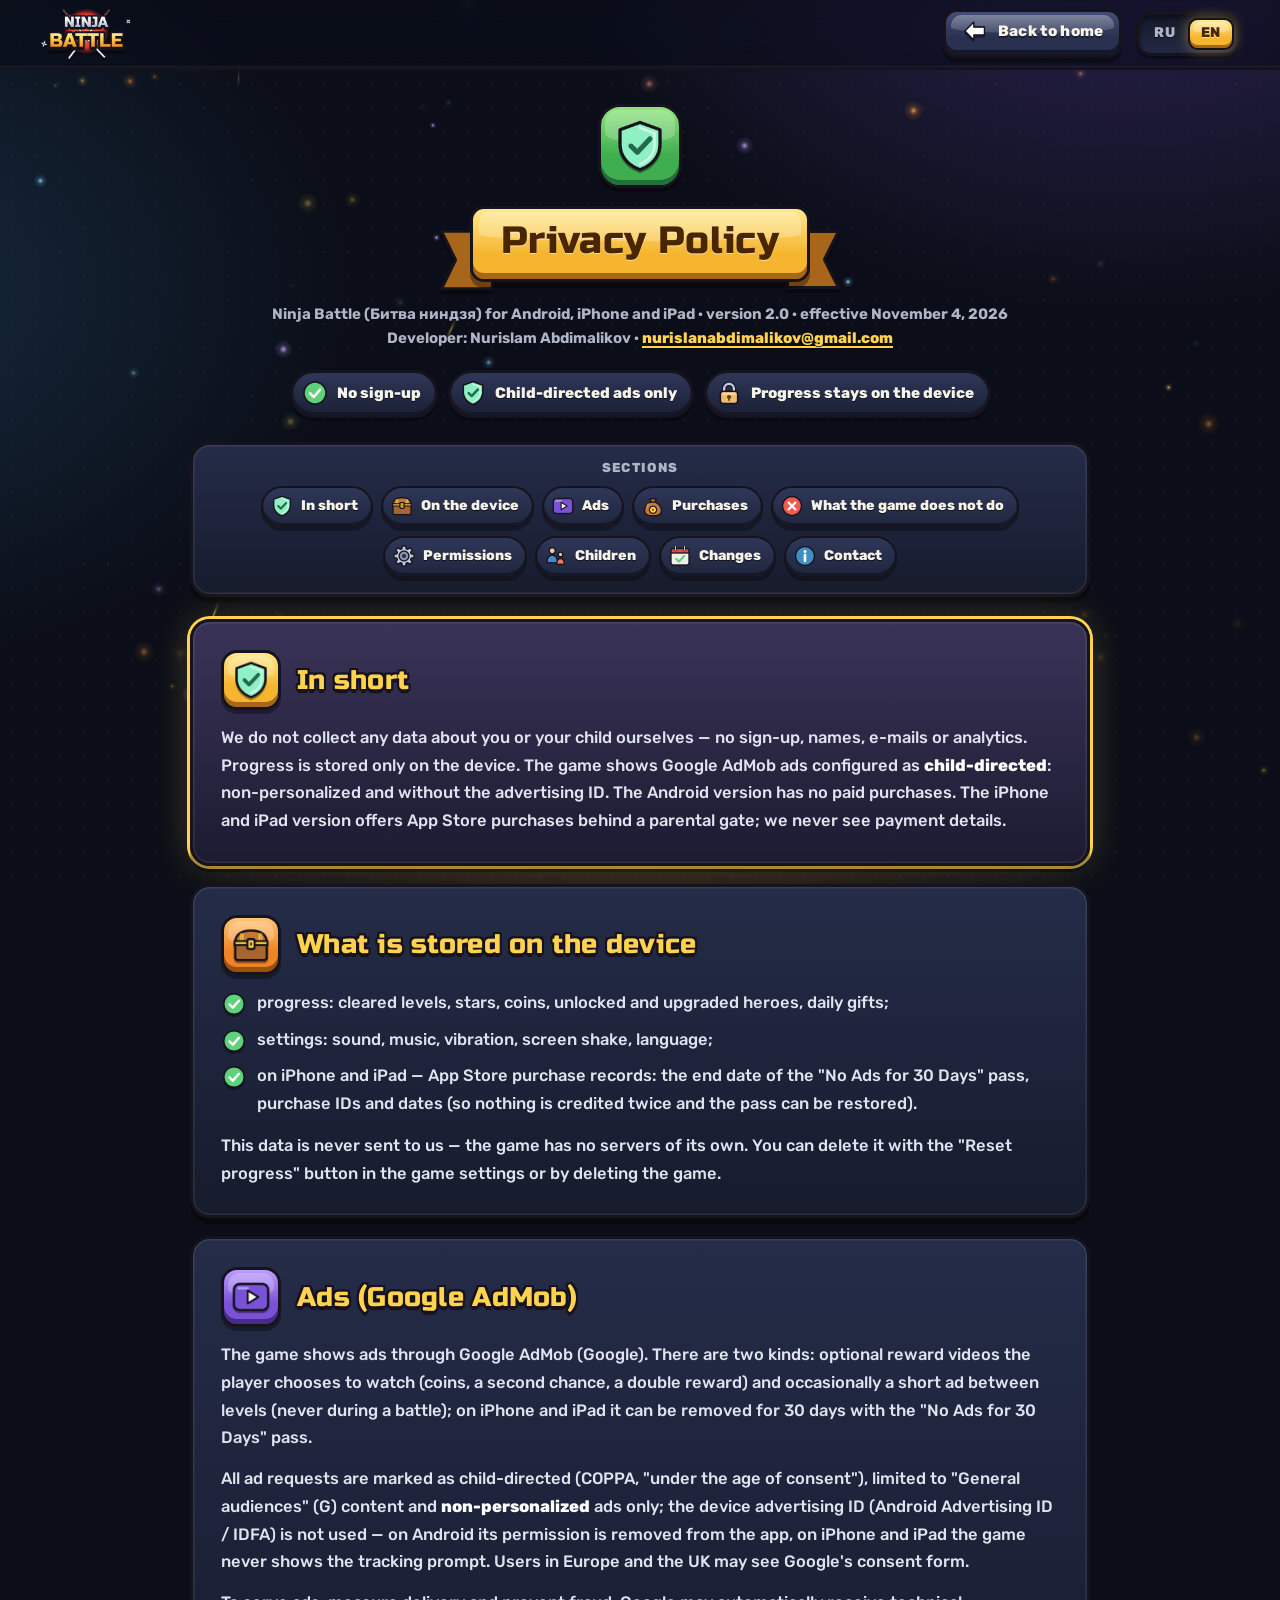
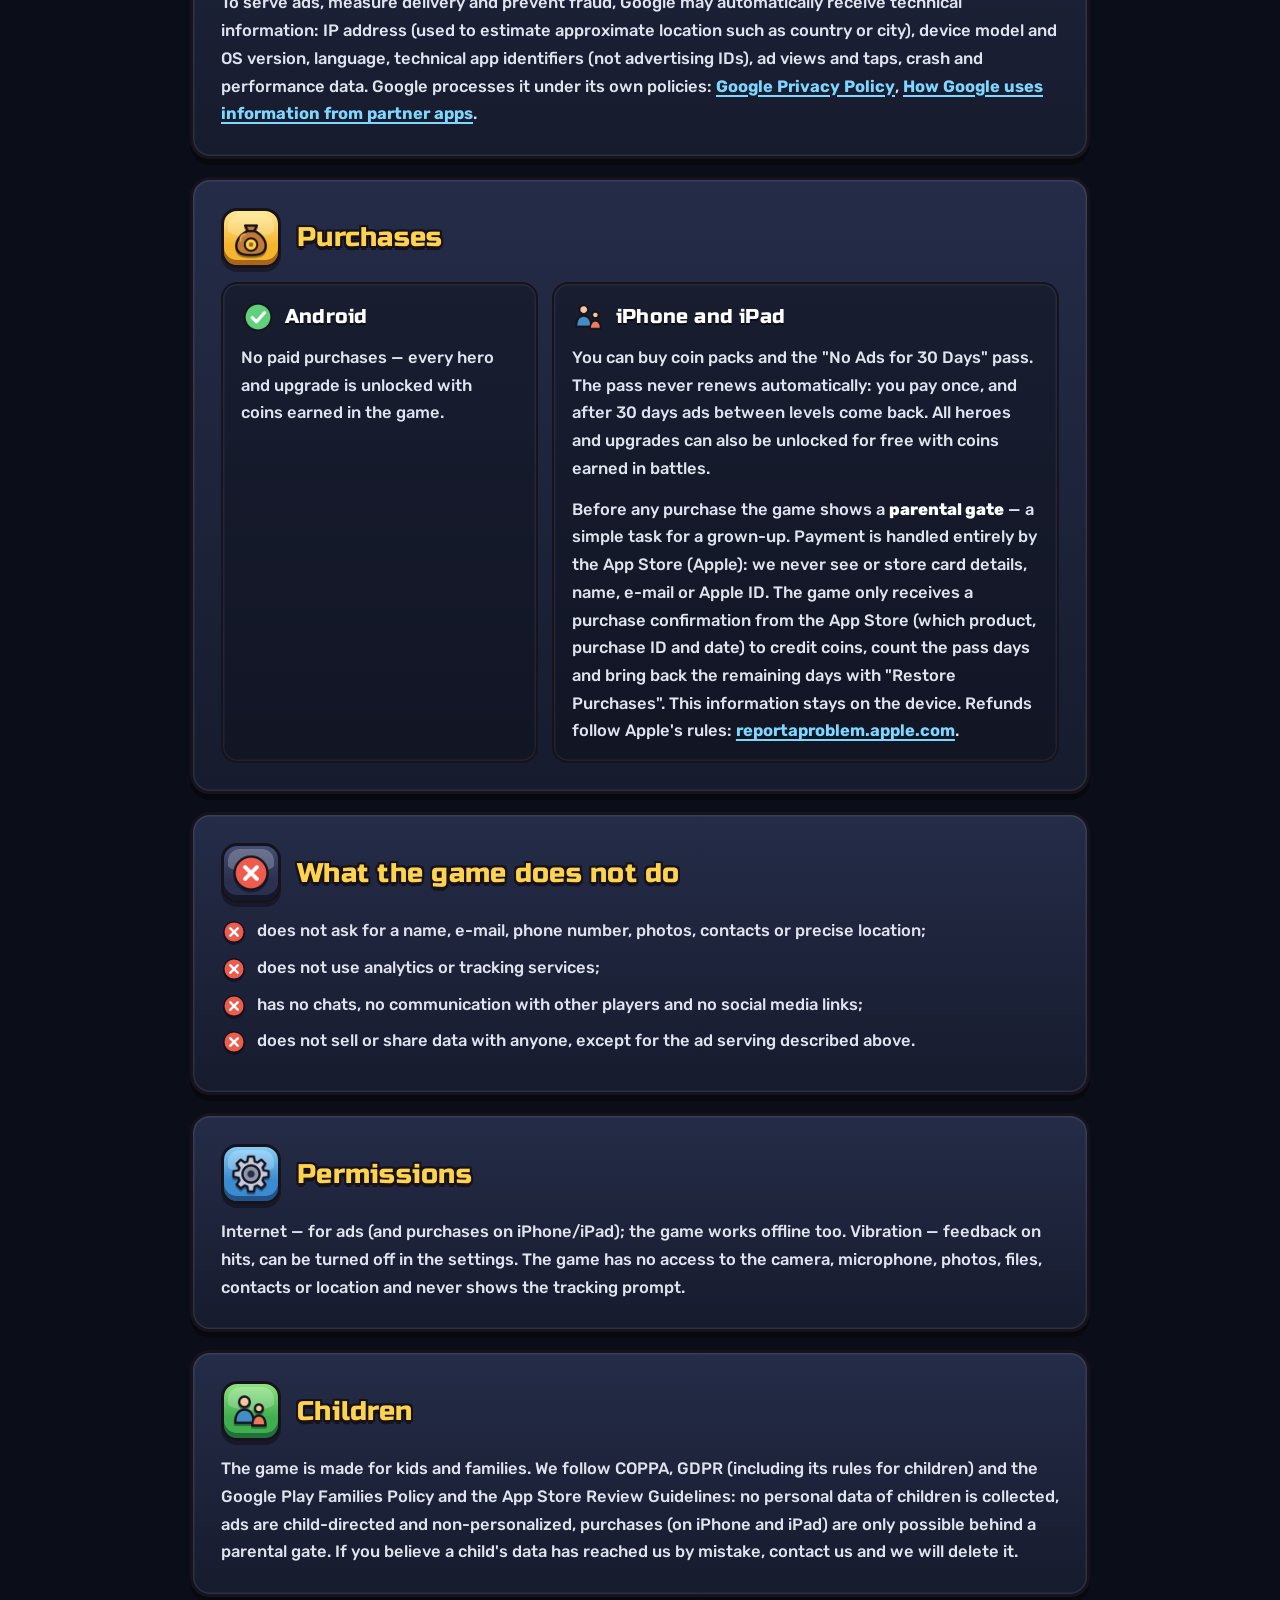
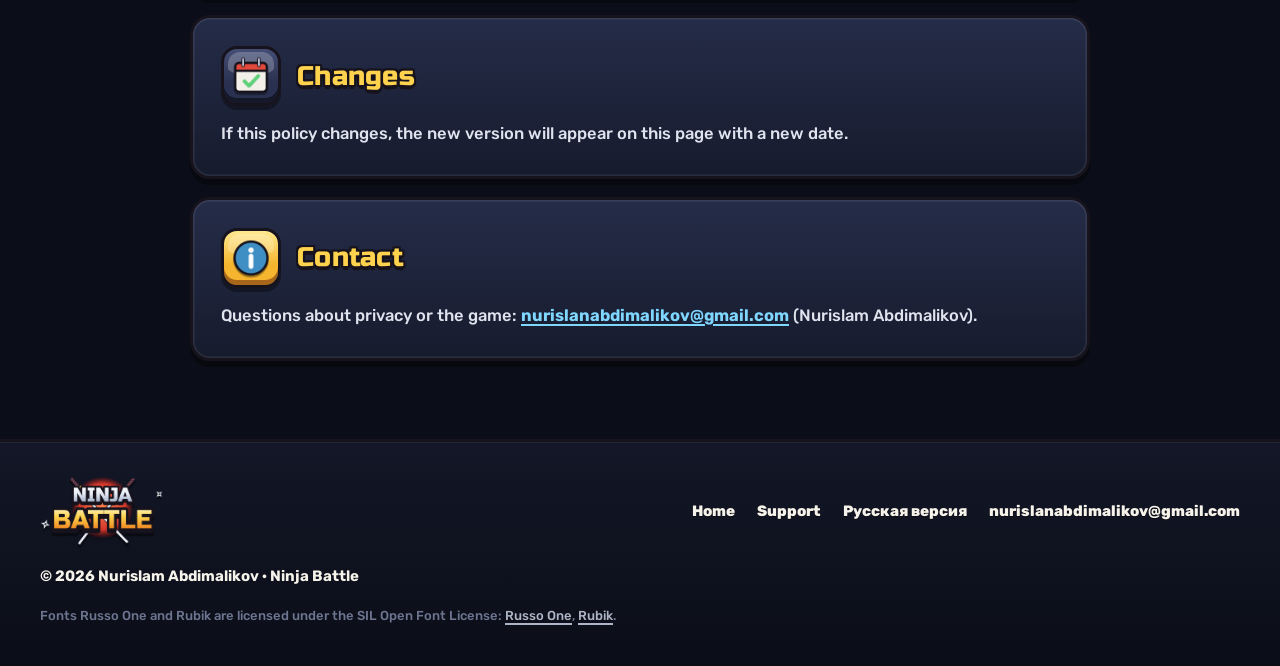
<file: privacy-policy-en.html>
<!doctype html>
<html lang="en">
<head>
<meta charset="utf-8">
<meta name="viewport" content="width=device-width,initial-scale=1,viewport-fit=cover">
<title>Privacy Policy — Ninja Battle</title>
<meta name="description" content="Privacy Policy of Ninja Battle (Битва ниндзя) for Android, iPhone and iPad: what is stored on the device, child-directed Google AdMob ads, purchases and contact.">
<link rel="canonical" href="https://nurislam-abdimalikov.github.io/privacy-policy-en.html">
<link rel="alternate" hreflang="en" href="https://nurislam-abdimalikov.github.io/privacy-policy-en.html">
<link rel="alternate" hreflang="ru" href="https://nurislam-abdimalikov.github.io/privacy-policy-ru.html">
<meta property="og:type" content="article">
<meta property="og:title" content="Privacy Policy — Ninja Battle">
<meta property="og:description" content="Privacy Policy of Ninja Battle (Битва ниндзя) for Android, iPhone and iPad: what is stored on the device, child-directed Google AdMob ads, purchases and contact.">
<meta property="og:url" content="https://nurislam-abdimalikov.github.io/privacy-policy-en.html">
<meta property="og:image" content="https://nurislam-abdimalikov.github.io/assets/feature-en.jpg">
<meta property="og:locale" content="en_US">
<meta name="theme-color" content="#0b0e18">
<link rel="icon" type="image/png" href="favicon.png">
<link rel="apple-touch-icon" href="assets/apple-touch-icon.png">
<link rel="preload" href="assets/fonts/RussoOne-Regular.ttf" as="font" type="font/ttf" crossorigin>
<link rel="stylesheet" href="assets/site.css">
</head>
<body class="pp">
<svg class="svg-defs" aria-hidden="true" focusable="false">
 <defs>
  <linearGradient id="gTile" x1="0" y1="0" x2="0" y2="1"><stop offset="0" stop-color="#ffffff"/><stop offset="1" stop-color="#dfe6f2"/></linearGradient>
  <linearGradient id="gPlay" x1="0" y1="0" x2="1" y2="1"><stop offset="0" stop-color="#8ee37f"/><stop offset=".55" stop-color="#3fae4f"/><stop offset="1" stop-color="#1f8fb8"/></linearGradient>
  <symbol id="i-gp" viewBox="0 0 48 48">
   <rect x="1.5" y="1.5" width="45" height="45" rx="12" fill="url(#gTile)" stroke="#17131d" stroke-width="3"/>
   <path d="M17 11.6v24.8c0 1.3 1.4 2.1 2.5 1.4l20.4-12.4c1.1-.7 1.1-2.2 0-2.9L19.5 10.2c-1.1-.7-2.5.1-2.5 1.4z" fill="url(#gPlay)" stroke="#17131d" stroke-width="2.8" stroke-linejoin="round"/>
   <path d="M20.6 15.8l12.6 7.6" stroke="#fff" stroke-opacity=".6" stroke-width="2.6" stroke-linecap="round"/>
  </symbol>
  <symbol id="i-as" viewBox="0 0 48 48">
   <rect x="1.5" y="1.5" width="45" height="45" rx="12" fill="url(#gTile)" stroke="#17131d" stroke-width="3"/>
   <g fill="none" stroke-linecap="round"><path d="M15.5 35.5 25.5 13" stroke="#2f7fd0" stroke-width="4.4"/><path d="M27.6 24.2 32.5 35.5" stroke="#2f7fd0" stroke-width="4.4"/><path d="M12 29.5h24" stroke="#3a8bd0" stroke-width="4.4"/></g>
  </symbol>
 </defs>
</svg>
<canvas id="fx" aria-hidden="true"></canvas>
<header class="hdr">
 <div class="wrap">
  <a class="brand" href="index.html?lang=en" aria-label="Ninja Battle — home"><img src="assets/img/logo-en.png" width="1190" height="678" alt=""></a>
  <a class="btn t-dark btn-sm back" href="index.html?lang=en" aria-label="Back to home"><img src="assets/icons/back.png" width="26" height="26" alt=""><span>Back to home</span></a>
  <nav class="lang" data-active="en" aria-label="Language"><i class="knob" aria-hidden="true"></i><a href="privacy-policy-ru.html" lang="ru" hreflang="ru" >RU</a><a href="privacy-policy-en.html" lang="en" hreflang="en" aria-current="page">EN</a></nav>
 </div>
</header>

<main id="main" class="pp-main">
 <header class="pp-head rv">
  <span class="tile t-green"><img src="assets/icons/shield.png" width="58" height="58" alt=""></span>
  <h1 class="ribbon"><span>Privacy Policy</span></h1>
  <p class="pp-meta">Ninja Battle (Битва ниндзя) for Android, iPhone and iPad · version 2.0 · effective November 4, 2026<br>Developer: Nurislam Abdimalikov · <a href="mailto:nurislanabdimalikov@gmail.com">nurislanabdimalikov@gmail.com</a></p>
  <ul class="chips"><li class="pill"><img src="assets/icons/check.png" width="28" height="28" alt="">No sign-up</li><li class="pill"><img src="assets/icons/shield.png" width="28" height="28" alt="">Child-directed ads only</li><li class="pill"><img src="assets/icons/lock.png" width="28" height="28" alt="">Progress stays on the device</li></ul>
 </header>
 <nav class="toc panel rv" aria-labelledby="toc-h"><h2 id="toc-h">Sections</h2><ul><li><a href="#short"><img src="assets/icons/shield.png" width="24" height="24" alt=""><span>In short</span></a></li><li><a href="#storage"><img src="assets/icons/chest.png" width="24" height="24" alt=""><span>On the device</span></a></li><li><a href="#ads"><img src="assets/icons/ad.png" width="24" height="24" alt=""><span>Ads</span></a></li><li><a href="#purchases"><img src="assets/icons/shop.png" width="24" height="24" alt=""><span>Purchases</span></a></li><li><a href="#never"><img src="assets/icons/close.png" width="24" height="24" alt=""><span>What the game does not do</span></a></li><li><a href="#permissions"><img src="assets/icons/gear.png" width="24" height="24" alt=""><span>Permissions</span></a></li><li><a href="#children"><img src="assets/icons/parent.png" width="24" height="24" alt=""><span>Children</span></a></li><li><a href="#changes"><img src="assets/icons/calendar.png" width="24" height="24" alt=""><span>Changes</span></a></li><li><a href="#contact"><img src="assets/icons/info.png" width="24" height="24" alt=""><span>Contact</span></a></li></ul></nav>
 <section class="pp-card pp-short panel rv" id="short" aria-labelledby="h-short"><header class="pp-h"><span class="tile t-gold"><img src="assets/icons/shield.png" width="42" height="42" alt=""></span><h2 id="h-short">In short</h2></header><div class="pp-body"><p>We do not collect any data about you or your child ourselves — no sign-up, names, e-mails or analytics. Progress is stored only on the device. The game shows Google AdMob ads configured as <b>child-directed</b>: non-personalized and without the advertising ID. The Android version has no paid purchases. The iPhone and iPad version offers App Store purchases behind a parental gate; we never see payment details.</p></div></section><section class="pp-card panel rv" id="storage" aria-labelledby="h-storage"><header class="pp-h"><span class="tile t-orange"><img src="assets/icons/chest.png" width="42" height="42" alt=""></span><h2 id="h-storage">What is stored on the device</h2></header><div class="pp-body"><ul class="ilist"><li>progress: cleared levels, stars, coins, unlocked and upgraded heroes, daily gifts;</li><li>settings: sound, music, vibration, screen shake, language;</li><li>on iPhone and iPad — App Store purchase records: the end date of the "No Ads for 30 Days" pass, purchase IDs and dates (so nothing is credited twice and the pass can be restored).</li></ul><p>This data is never sent to us — the game has no servers of its own. You can delete it with the "Reset progress" button in the game settings or by deleting the game.</p></div></section><section class="pp-card panel rv" id="ads" aria-labelledby="h-ads"><header class="pp-h"><span class="tile t-purple"><img src="assets/icons/ad.png" width="42" height="42" alt=""></span><h2 id="h-ads">Ads (Google AdMob)</h2></header><div class="pp-body"><p>The game shows ads through Google AdMob (Google). There are two kinds: optional reward videos the player chooses to watch (coins, a second chance, a double reward) and occasionally a short ad between levels (never during a battle); on iPhone and iPad it can be removed for 30 days with the "No Ads for 30 Days" pass.</p><p>All ad requests are marked as child-directed (COPPA, "under the age of consent"), limited to "General audiences" (G) content and <b>non-personalized</b> ads only; the device advertising ID (Android Advertising ID / IDFA) is not used — on Android its permission is removed from the app, on iPhone and iPad the game never shows the tracking prompt. Users in Europe and the UK may see Google's consent form.</p><p>To serve ads, measure delivery and prevent fraud, Google may automatically receive technical information: IP address (used to estimate approximate location such as country or city), device model and OS version, language, technical app identifiers (not advertising IDs), ad views and taps, crash and performance data. Google processes it under its own policies: <a href="https://policies.google.com/privacy?hl=en">Google Privacy Policy</a>, <a href="https://policies.google.com/technologies/partner-sites?hl=en">How Google uses information from partner apps</a>.</p></div></section><section class="pp-card panel rv" id="purchases" aria-labelledby="h-purchases"><header class="pp-h"><span class="tile t-gold"><img src="assets/icons/shop.png" width="42" height="42" alt=""></span><h2 id="h-purchases">Purchases</h2></header><div class="pp-body"><div class="sub2"><div class="subcard"><h3><img src="assets/icons/check.png" width="34" height="34" alt="">Android</h3><p>No paid purchases — every hero and upgrade is unlocked with coins earned in the game.</p></div><div class="subcard"><h3><img src="assets/icons/parent.png" width="34" height="34" alt="">iPhone and iPad</h3><p>You can buy coin packs and the "No Ads for 30 Days" pass. The pass never renews automatically: you pay once, and after 30 days ads between levels come back. All heroes and upgrades can also be unlocked for free with coins earned in battles.</p><p>Before any purchase the game shows a <b>parental gate</b> — a simple task for a grown-up. Payment is handled entirely by the App Store (Apple): we never see or store card details, name, e-mail or Apple ID. The game only receives a purchase confirmation from the App Store (which product, purchase ID and date) to credit coins, count the pass days and bring back the remaining days with "Restore Purchases". This information stays on the device. Refunds follow Apple's rules: <a href="https://reportaproblem.apple.com">reportaproblem.apple.com</a>.</p></div></div></div></section><section class="pp-card panel rv" id="never" aria-labelledby="h-never"><header class="pp-h"><span class="tile t-dark"><img src="assets/icons/close.png" width="42" height="42" alt=""></span><h2 id="h-never">What the game does not do</h2></header><div class="pp-body"><ul class="ilist no"><li>does not ask for a name, e-mail, phone number, photos, contacts or precise location;</li><li>does not use analytics or tracking services;</li><li>has no chats, no communication with other players and no social media links;</li><li>does not sell or share data with anyone, except for the ad serving described above.</li></ul></div></section><section class="pp-card panel rv" id="permissions" aria-labelledby="h-permissions"><header class="pp-h"><span class="tile t-blue"><img src="assets/icons/gear.png" width="42" height="42" alt=""></span><h2 id="h-permissions">Permissions</h2></header><div class="pp-body"><p>Internet — for ads (and purchases on iPhone/iPad); the game works offline too. Vibration — feedback on hits, can be turned off in the settings. The game has no access to the camera, microphone, photos, files, contacts or location and never shows the tracking prompt.</p></div></section><section class="pp-card panel rv" id="children" aria-labelledby="h-children"><header class="pp-h"><span class="tile t-green"><img src="assets/icons/parent.png" width="42" height="42" alt=""></span><h2 id="h-children">Children</h2></header><div class="pp-body"><p>The game is made for kids and families. We follow COPPA, GDPR (including its rules for children) and the Google Play Families Policy and the App Store Review Guidelines: no personal data of children is collected, ads are child-directed and non-personalized, purchases (on iPhone and iPad) are only possible behind a parental gate. If you believe a child's data has reached us by mistake, contact us and we will delete it.</p></div></section><section class="pp-card panel rv" id="changes" aria-labelledby="h-changes"><header class="pp-h"><span class="tile t-dark"><img src="assets/icons/calendar.png" width="42" height="42" alt=""></span><h2 id="h-changes">Changes</h2></header><div class="pp-body"><p>If this policy changes, the new version will appear on this page with a new date.</p></div></section><section class="pp-card panel rv" id="contact" aria-labelledby="h-contact"><header class="pp-h"><span class="tile t-gold"><img src="assets/icons/info.png" width="42" height="42" alt=""></span><h2 id="h-contact">Contact</h2></header><div class="pp-body"><p>Questions about privacy or the game: <a href="mailto:nurislanabdimalikov@gmail.com">nurislanabdimalikov@gmail.com</a> (Nurislam Abdimalikov).</p></div></section>
</main>

<footer class="ftr">
 <div class="wrap">
  <a href="index.html?lang=en" class="brand"><img class="flogo" src="assets/img/logo-en.png" width="1190" height="678" alt="Ninja Battle — home" loading="lazy"></a>
  <nav aria-label="Links"><a href="index.html?lang=en">Home</a><a href="index.html?lang=en#support">Support</a><a href="privacy-policy-ru.html" lang="ru" hreflang="ru">Русская версия</a><a href="mailto:nurislanabdimalikov@gmail.com">nurislanabdimalikov@gmail.com</a></nav>
  <p class="copy">© 2026 Nurislam Abdimalikov · Ninja Battle</p>
  <p class="legal">Fonts Russo One and Rubik are licensed under the SIL Open Font License: <a href="assets/fonts/OFL-RussoOne.txt">Russo One</a>, <a href="assets/fonts/OFL-Rubik.txt">Rubik</a>.</p>
 </div>
</footer>
<script src="assets/fx.js"></script>
</body>
</html>
</file>
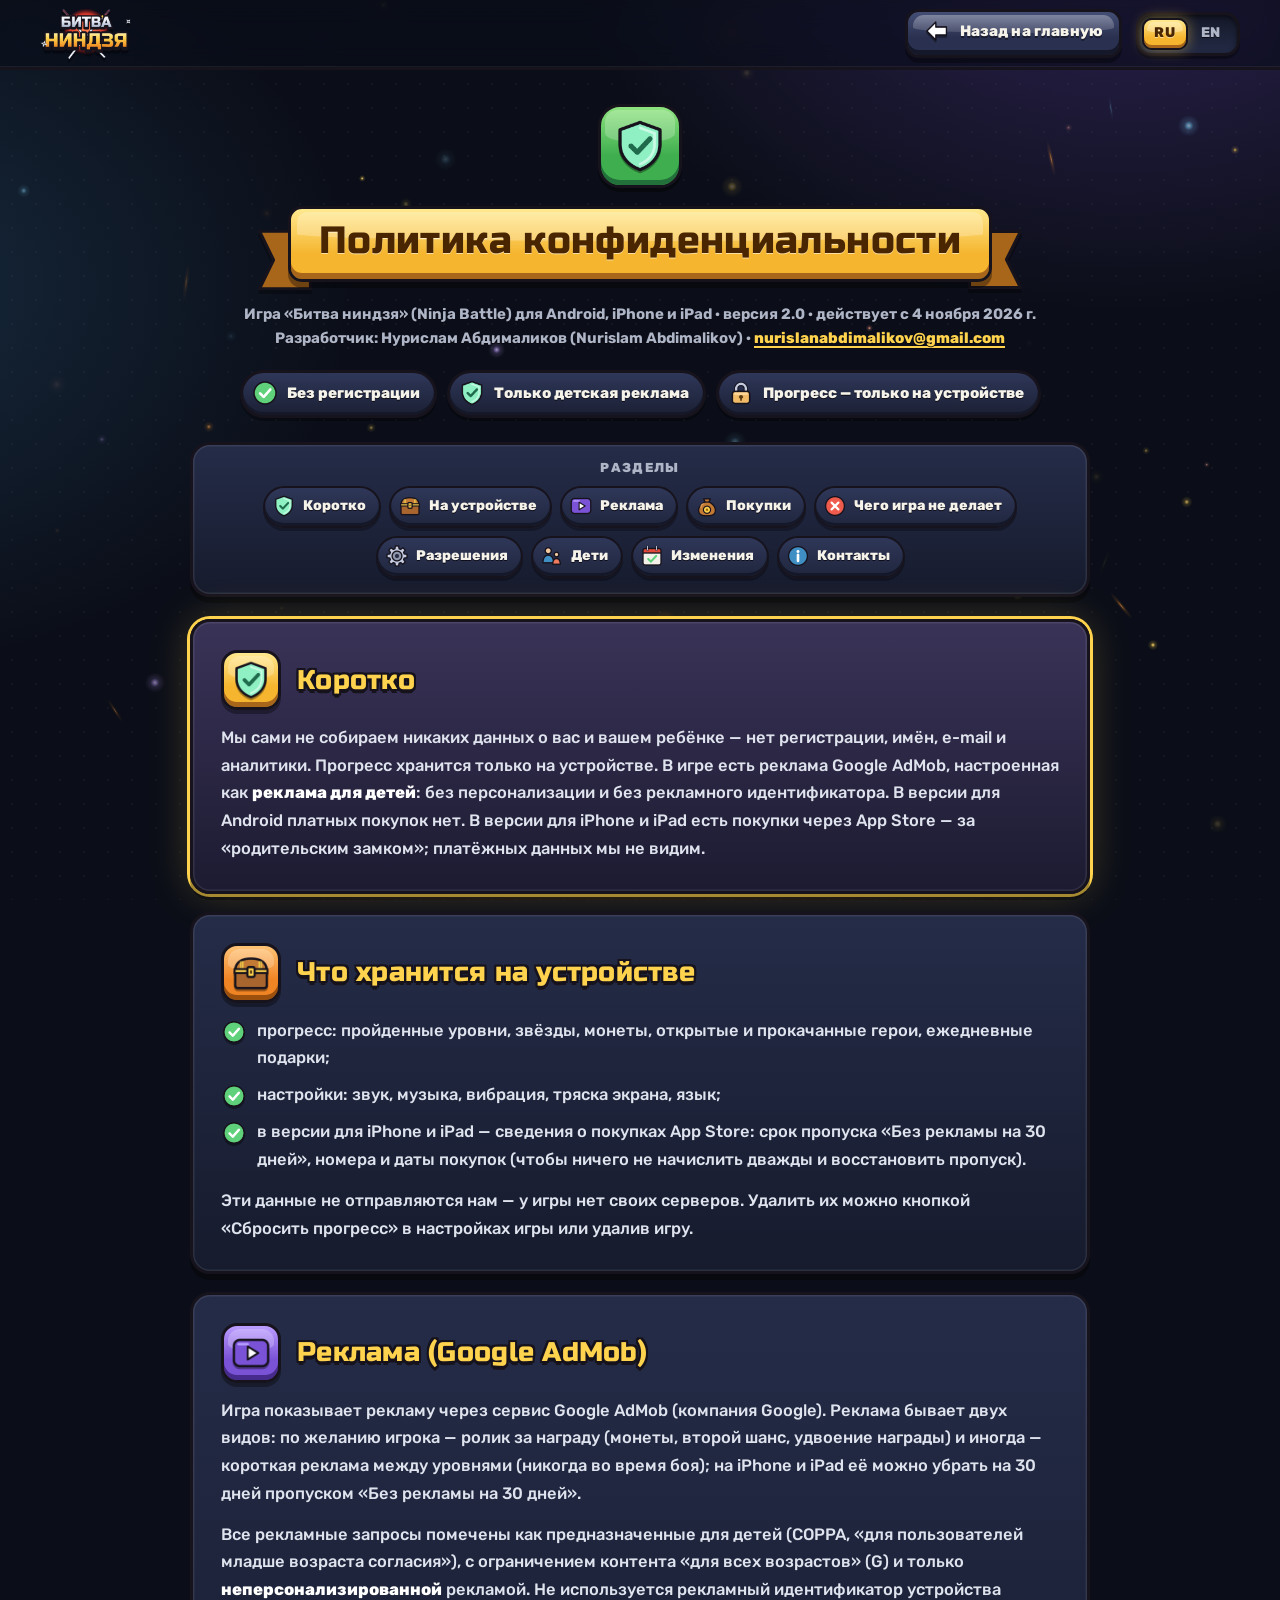
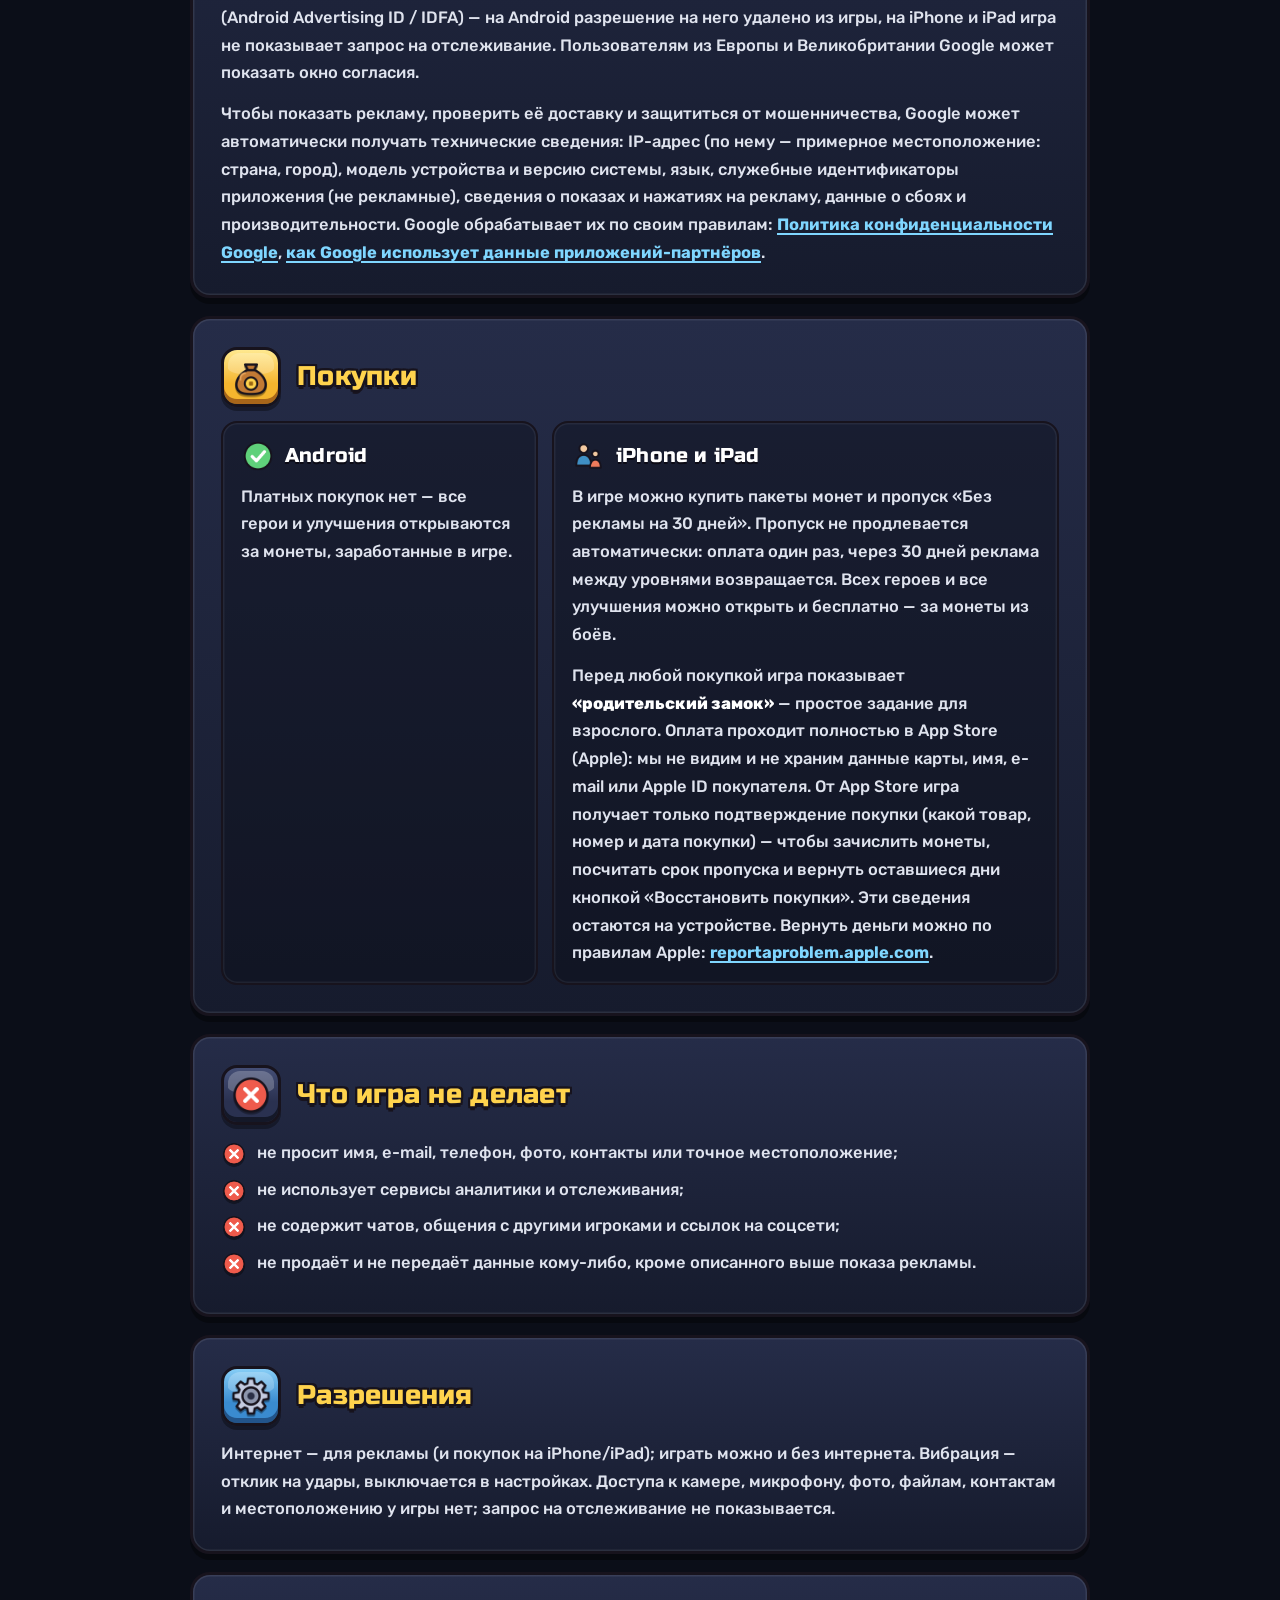
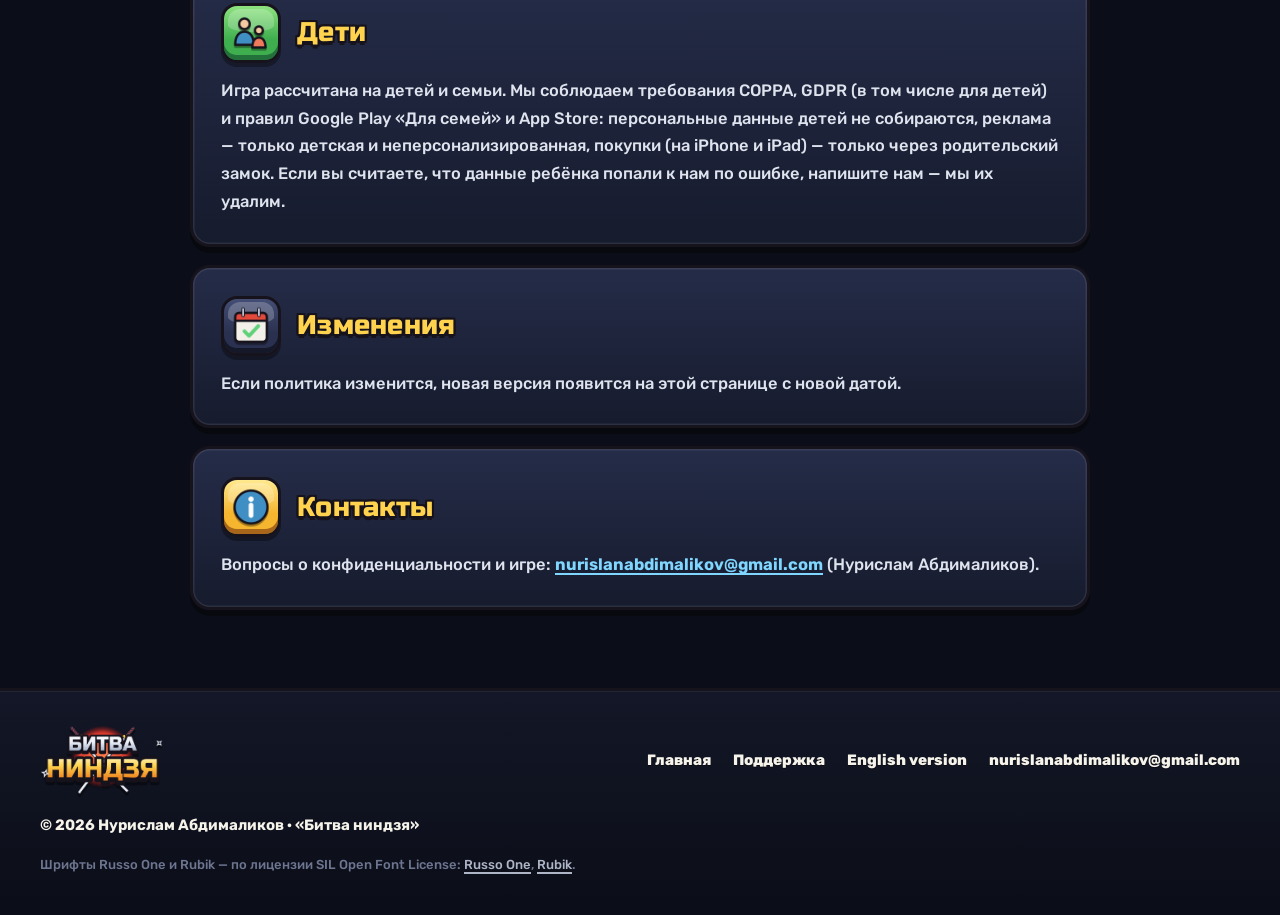
<file: privacy-policy-ru.html>
<!doctype html>
<html lang="ru">
<head>
<meta charset="utf-8">
<meta name="viewport" content="width=device-width,initial-scale=1,viewport-fit=cover">
<title>Политика конфиденциальности — Битва ниндзя</title>
<meta name="description" content="Политика конфиденциальности игры «Битва ниндзя» (Ninja Battle) для Android, iPhone и iPad: что хранится на устройстве, детская реклама Google AdMob, покупки и контакты.">
<link rel="canonical" href="https://nurislam-abdimalikov.github.io/privacy-policy-ru.html">
<link rel="alternate" hreflang="ru" href="https://nurislam-abdimalikov.github.io/privacy-policy-ru.html">
<link rel="alternate" hreflang="en" href="https://nurislam-abdimalikov.github.io/privacy-policy-en.html">
<meta property="og:type" content="article">
<meta property="og:title" content="Политика конфиденциальности — Битва ниндзя">
<meta property="og:description" content="Политика конфиденциальности игры «Битва ниндзя» (Ninja Battle) для Android, iPhone и iPad: что хранится на устройстве, детская реклама Google AdMob, покупки и контакты.">
<meta property="og:url" content="https://nurislam-abdimalikov.github.io/privacy-policy-ru.html">
<meta property="og:image" content="https://nurislam-abdimalikov.github.io/assets/feature-ru.jpg">
<meta property="og:locale" content="ru_RU">
<meta name="theme-color" content="#0b0e18">
<link rel="icon" type="image/png" href="favicon.png">
<link rel="apple-touch-icon" href="assets/apple-touch-icon.png">
<link rel="preload" href="assets/fonts/RussoOne-Regular.ttf" as="font" type="font/ttf" crossorigin>
<link rel="stylesheet" href="assets/site.css">
</head>
<body class="pp">
<svg class="svg-defs" aria-hidden="true" focusable="false">
 <defs>
  <linearGradient id="gTile" x1="0" y1="0" x2="0" y2="1"><stop offset="0" stop-color="#ffffff"/><stop offset="1" stop-color="#dfe6f2"/></linearGradient>
  <linearGradient id="gPlay" x1="0" y1="0" x2="1" y2="1"><stop offset="0" stop-color="#8ee37f"/><stop offset=".55" stop-color="#3fae4f"/><stop offset="1" stop-color="#1f8fb8"/></linearGradient>
  <symbol id="i-gp" viewBox="0 0 48 48">
   <rect x="1.5" y="1.5" width="45" height="45" rx="12" fill="url(#gTile)" stroke="#17131d" stroke-width="3"/>
   <path d="M17 11.6v24.8c0 1.3 1.4 2.1 2.5 1.4l20.4-12.4c1.1-.7 1.1-2.2 0-2.9L19.5 10.2c-1.1-.7-2.5.1-2.5 1.4z" fill="url(#gPlay)" stroke="#17131d" stroke-width="2.8" stroke-linejoin="round"/>
   <path d="M20.6 15.8l12.6 7.6" stroke="#fff" stroke-opacity=".6" stroke-width="2.6" stroke-linecap="round"/>
  </symbol>
  <symbol id="i-as" viewBox="0 0 48 48">
   <rect x="1.5" y="1.5" width="45" height="45" rx="12" fill="url(#gTile)" stroke="#17131d" stroke-width="3"/>
   <g fill="none" stroke-linecap="round"><path d="M15.5 35.5 25.5 13" stroke="#2f7fd0" stroke-width="4.4"/><path d="M27.6 24.2 32.5 35.5" stroke="#2f7fd0" stroke-width="4.4"/><path d="M12 29.5h24" stroke="#3a8bd0" stroke-width="4.4"/></g>
  </symbol>
 </defs>
</svg>
<canvas id="fx" aria-hidden="true"></canvas>
<header class="hdr">
 <div class="wrap">
  <a class="brand" href="index.html?lang=ru" aria-label="Битва ниндзя — на главную"><img src="assets/img/logo-ru.png" width="1190" height="678" alt=""></a>
  <a class="btn t-dark btn-sm back" href="index.html?lang=ru" aria-label="Назад на главную"><img src="assets/icons/back.png" width="26" height="26" alt=""><span>Назад на главную</span></a>
  <nav class="lang" data-active="ru" aria-label="Язык"><i class="knob" aria-hidden="true"></i><a href="privacy-policy-ru.html" lang="ru" hreflang="ru" aria-current="page">RU</a><a href="privacy-policy-en.html" lang="en" hreflang="en" >EN</a></nav>
 </div>
</header>

<main id="main" class="pp-main">
 <header class="pp-head rv">
  <span class="tile t-green"><img src="assets/icons/shield.png" width="58" height="58" alt=""></span>
  <h1 class="ribbon"><span>Политика конфиденциальности</span></h1>
  <p class="pp-meta">Игра «Битва ниндзя» (Ninja Battle) для Android, iPhone и iPad · версия 2.0 · действует с 4 ноября 2026 г.<br>Разработчик: Нурислам Абдималиков (Nurislam Abdimalikov) · <a href="mailto:nurislanabdimalikov@gmail.com">nurislanabdimalikov@gmail.com</a></p>
  <ul class="chips"><li class="pill"><img src="assets/icons/check.png" width="28" height="28" alt="">Без регистрации</li><li class="pill"><img src="assets/icons/shield.png" width="28" height="28" alt="">Только детская реклама</li><li class="pill"><img src="assets/icons/lock.png" width="28" height="28" alt="">Прогресс — только на устройстве</li></ul>
 </header>
 <nav class="toc panel rv" aria-labelledby="toc-h"><h2 id="toc-h">Разделы</h2><ul><li><a href="#short"><img src="assets/icons/shield.png" width="24" height="24" alt=""><span>Коротко</span></a></li><li><a href="#storage"><img src="assets/icons/chest.png" width="24" height="24" alt=""><span>На устройстве</span></a></li><li><a href="#ads"><img src="assets/icons/ad.png" width="24" height="24" alt=""><span>Реклама</span></a></li><li><a href="#purchases"><img src="assets/icons/shop.png" width="24" height="24" alt=""><span>Покупки</span></a></li><li><a href="#never"><img src="assets/icons/close.png" width="24" height="24" alt=""><span>Чего игра не делает</span></a></li><li><a href="#permissions"><img src="assets/icons/gear.png" width="24" height="24" alt=""><span>Разрешения</span></a></li><li><a href="#children"><img src="assets/icons/parent.png" width="24" height="24" alt=""><span>Дети</span></a></li><li><a href="#changes"><img src="assets/icons/calendar.png" width="24" height="24" alt=""><span>Изменения</span></a></li><li><a href="#contact"><img src="assets/icons/info.png" width="24" height="24" alt=""><span>Контакты</span></a></li></ul></nav>
 <section class="pp-card pp-short panel rv" id="short" aria-labelledby="h-short"><header class="pp-h"><span class="tile t-gold"><img src="assets/icons/shield.png" width="42" height="42" alt=""></span><h2 id="h-short">Коротко</h2></header><div class="pp-body"><p>Мы сами не собираем никаких данных о вас и вашем ребёнке — нет регистрации, имён, e-mail и аналитики. Прогресс хранится только на устройстве. В игре есть реклама Google AdMob, настроенная как <b>реклама для детей</b>: без персонализации и без рекламного идентификатора. В версии для Android платных покупок нет. В версии для iPhone и iPad есть покупки через App Store — за «родительским замком»; платёжных данных мы не видим.</p></div></section><section class="pp-card panel rv" id="storage" aria-labelledby="h-storage"><header class="pp-h"><span class="tile t-orange"><img src="assets/icons/chest.png" width="42" height="42" alt=""></span><h2 id="h-storage">Что хранится на устройстве</h2></header><div class="pp-body"><ul class="ilist"><li>прогресс: пройденные уровни, звёзды, монеты, открытые и прокачанные герои, ежедневные подарки;</li><li>настройки: звук, музыка, вибрация, тряска экрана, язык;</li><li>в версии для iPhone и iPad — сведения о покупках App Store: срок пропуска «Без рекламы на 30 дней», номера и даты покупок (чтобы ничего не начислить дважды и восстановить пропуск).</li></ul><p>Эти данные не отправляются нам — у игры нет своих серверов. Удалить их можно кнопкой «Сбросить прогресс» в настройках игры или удалив игру.</p></div></section><section class="pp-card panel rv" id="ads" aria-labelledby="h-ads"><header class="pp-h"><span class="tile t-purple"><img src="assets/icons/ad.png" width="42" height="42" alt=""></span><h2 id="h-ads">Реклама (Google AdMob)</h2></header><div class="pp-body"><p>Игра показывает рекламу через сервис Google AdMob (компания Google). Реклама бывает двух видов: по желанию игрока — ролик за награду (монеты, второй шанс, удвоение награды) и иногда — короткая реклама между уровнями (никогда во время боя); на iPhone и iPad её можно убрать на 30 дней пропуском «Без рекламы на 30 дней».</p><p>Все рекламные запросы помечены как предназначенные для детей (COPPA, «для пользователей младше возраста согласия»), с ограничением контента «для всех возрастов» (G) и только <b>неперсонализированной</b> рекламой. Не используется рекламный идентификатор устройства (Android Advertising ID / IDFA) — на Android разрешение на него удалено из игры, на iPhone и iPad игра не показывает запрос на отслеживание. Пользователям из Европы и Великобритании Google может показать окно согласия.</p><p>Чтобы показать рекламу, проверить её доставку и защититься от мошенничества, Google может автоматически получать технические сведения: IP-адрес (по нему — примерное местоположение: страна, город), модель устройства и версию системы, язык, служебные идентификаторы приложения (не рекламные), сведения о показах и нажатиях на рекламу, данные о сбоях и производительности. Google обрабатывает их по своим правилам: <a href="https://policies.google.com/privacy?hl=ru">Политика конфиденциальности Google</a>, <a href="https://policies.google.com/technologies/partner-sites?hl=ru">как Google использует данные приложений-партнёров</a>.</p></div></section><section class="pp-card panel rv" id="purchases" aria-labelledby="h-purchases"><header class="pp-h"><span class="tile t-gold"><img src="assets/icons/shop.png" width="42" height="42" alt=""></span><h2 id="h-purchases">Покупки</h2></header><div class="pp-body"><div class="sub2"><div class="subcard"><h3><img src="assets/icons/check.png" width="34" height="34" alt="">Android</h3><p>Платных покупок нет — все герои и улучшения открываются за монеты, заработанные в игре.</p></div><div class="subcard"><h3><img src="assets/icons/parent.png" width="34" height="34" alt="">iPhone и iPad</h3><p>В игре можно купить пакеты монет и пропуск «Без рекламы на 30 дней». Пропуск не продлевается автоматически: оплата один раз, через 30 дней реклама между уровнями возвращается. Всех героев и все улучшения можно открыть и бесплатно — за монеты из боёв.</p><p>Перед любой покупкой игра показывает <b>«родительский замок»</b> — простое задание для взрослого. Оплата проходит полностью в App Store (Apple): мы не видим и не храним данные карты, имя, e-mail или Apple ID покупателя. От App Store игра получает только подтверждение покупки (какой товар, номер и дата покупки) — чтобы зачислить монеты, посчитать срок пропуска и вернуть оставшиеся дни кнопкой «Восстановить покупки». Эти сведения остаются на устройстве. Вернуть деньги можно по правилам Apple: <a href="https://reportaproblem.apple.com">reportaproblem.apple.com</a>.</p></div></div></div></section><section class="pp-card panel rv" id="never" aria-labelledby="h-never"><header class="pp-h"><span class="tile t-dark"><img src="assets/icons/close.png" width="42" height="42" alt=""></span><h2 id="h-never">Что игра не делает</h2></header><div class="pp-body"><ul class="ilist no"><li>не просит имя, e-mail, телефон, фото, контакты или точное местоположение;</li><li>не использует сервисы аналитики и отслеживания;</li><li>не содержит чатов, общения с другими игроками и ссылок на соцсети;</li><li>не продаёт и не передаёт данные кому-либо, кроме описанного выше показа рекламы.</li></ul></div></section><section class="pp-card panel rv" id="permissions" aria-labelledby="h-permissions"><header class="pp-h"><span class="tile t-blue"><img src="assets/icons/gear.png" width="42" height="42" alt=""></span><h2 id="h-permissions">Разрешения</h2></header><div class="pp-body"><p>Интернет — для рекламы (и покупок на iPhone/iPad); играть можно и без интернета. Вибрация — отклик на удары, выключается в настройках. Доступа к камере, микрофону, фото, файлам, контактам и местоположению у игры нет; запрос на отслеживание не показывается.</p></div></section><section class="pp-card panel rv" id="children" aria-labelledby="h-children"><header class="pp-h"><span class="tile t-green"><img src="assets/icons/parent.png" width="42" height="42" alt=""></span><h2 id="h-children">Дети</h2></header><div class="pp-body"><p>Игра рассчитана на детей и семьи. Мы соблюдаем требования COPPA, GDPR (в том числе для детей) и правил Google Play «Для семей» и App Store: персональные данные детей не собираются, реклама — только детская и неперсонализированная, покупки (на iPhone и iPad) — только через родительский замок. Если вы считаете, что данные ребёнка попали к нам по ошибке, напишите нам — мы их удалим.</p></div></section><section class="pp-card panel rv" id="changes" aria-labelledby="h-changes"><header class="pp-h"><span class="tile t-dark"><img src="assets/icons/calendar.png" width="42" height="42" alt=""></span><h2 id="h-changes">Изменения</h2></header><div class="pp-body"><p>Если политика изменится, новая версия появится на этой странице с новой датой.</p></div></section><section class="pp-card panel rv" id="contact" aria-labelledby="h-contact"><header class="pp-h"><span class="tile t-gold"><img src="assets/icons/info.png" width="42" height="42" alt=""></span><h2 id="h-contact">Контакты</h2></header><div class="pp-body"><p>Вопросы о конфиденциальности и игре: <a href="mailto:nurislanabdimalikov@gmail.com">nurislanabdimalikov@gmail.com</a> (Нурислам Абдималиков).</p></div></section>
</main>

<footer class="ftr">
 <div class="wrap">
  <a href="index.html?lang=ru" class="brand"><img class="flogo" src="assets/img/logo-ru.png" width="1190" height="678" alt="Битва ниндзя — на главную" loading="lazy"></a>
  <nav aria-label="Ссылки"><a href="index.html?lang=ru">Главная</a><a href="index.html?lang=ru#support">Поддержка</a><a href="privacy-policy-en.html" lang="en" hreflang="en">English version</a><a href="mailto:nurislanabdimalikov@gmail.com">nurislanabdimalikov@gmail.com</a></nav>
  <p class="copy">© 2026 Нурислам Абдималиков · «Битва ниндзя»</p>
  <p class="legal">Шрифты Russo One и Rubik — по лицензии SIL Open Font License: <a href="assets/fonts/OFL-RussoOne.txt">Russo One</a>, <a href="assets/fonts/OFL-Rubik.txt">Rubik</a>.</p>
 </div>
</footer>
<script src="assets/fx.js"></script>
</body>
</html>
</file>
<file: assets/site.css>
/* =====================================================================
   Битва ниндзя — общий стиль сайта (index.html и privacy-policy-*.html)
   Как в игре: чернильный контур #17131d, глянец сверху, 3D-«губа» снизу,
   золотое и неоновое свечение. Шрифты: Russo One (заголовки), Rubik (текст).
   ===================================================================== */

@font-face{font-family:"Russo One";src:url("fonts/RussoOne-Regular.ttf") format("truetype");font-weight:400;font-style:normal;font-display:swap}
@font-face{font-family:"Rubik";src:url("fonts/Rubik-Medium.ttf") format("truetype");font-weight:500;font-style:normal;font-display:swap}
@font-face{font-family:"Rubik";src:url("fonts/Rubik-Bold.ttf") format("truetype");font-weight:700;font-style:normal;font-display:swap}
@font-face{font-family:"Rubik";src:url("fonts/Rubik-ExtraBold.ttf") format("truetype");font-weight:800;font-style:normal;font-display:swap}

:root{
  --ink:#17131d;
  --bg:#0b0e18;--panel:#171c2e;--panel2:#20263d;--panel3:#2a3150;--line:#3b4462;
  --text:#f6f3ea;--muted:#aeb5c6;--dim:#6d7590;
  --gold:#ffd34d;--gold2:#f1bb68;--orange:#f08a24;--red:#e2493a;--green:#4cc46a;--blue:#3f8fc4;--purple:#7a52d6;--pink:#d76f9c;--ki:#7fd6ff;
  --ts:0 2px 0 rgba(10,8,16,.85);
  --ts1:0 1px 0 rgba(10,8,16,.85);
  --outline:2px 2px 0 var(--ink),-2px 2px 0 var(--ink),2px -2px 0 var(--ink),-2px -2px 0 var(--ink),0 2px 0 var(--ink),0 -2px 0 var(--ink),2px 0 0 var(--ink),-2px 0 0 var(--ink);
  --title:"Russo One","Rubik",system-ui,sans-serif;
  --ui:"Rubik",system-ui,-apple-system,"Segoe UI",Roboto,Arial,sans-serif;
  --hdr:70px;--wrap:1200px;--pad:20px;
  --pop:cubic-bezier(.2,1.4,.4,1);
  --tail:url("data:image/svg+xml,%3Csvg xmlns='http://www.w3.org/2000/svg' viewBox='0 0 52 60' preserveAspectRatio='none'%3E%3Cpath d='M1.5 1.5H50.5V58.5H1.5L15 30Z' fill='%23a8661a' stroke='%2317131d' stroke-width='3' stroke-linejoin='round' vector-effect='non-scaling-stroke'/%3E%3C/svg%3E");
  color-scheme:dark;
}
@media (max-width:600px){:root{--pad:16px;--hdr:64px}}

*,*::before,*::after{box-sizing:border-box}
html{scroll-behavior:smooth;scroll-padding-top:calc(var(--hdr) + 14px);-webkit-text-size-adjust:100%;text-size-adjust:100%}
html.lb-lock{overflow:hidden}
html.i18n-wait body{visibility:hidden}
body{margin:0;min-height:100vh;background:var(--bg);color:var(--text);font:500 17px/1.6 var(--ui);-webkit-font-smoothing:antialiased}
body::before{content:"";position:fixed;inset:0;z-index:-3;pointer-events:none;background:
  radial-gradient(900px 620px at 88% -8%,rgba(122,82,214,.30),transparent 62%),
  radial-gradient(820px 620px at -12% 32%,rgba(63,143,196,.22),transparent 62%),
  radial-gradient(760px 520px at 50% 112%,rgba(240,138,36,.18),transparent 62%),
  radial-gradient(rgba(255,255,255,.035) 1px,transparent 1.6px) 0 0/24px 24px,
  var(--bg)}
#fx{position:fixed;inset:0;z-index:-2;width:100%;height:100%;pointer-events:none}

h1,h2,h3,h4{margin:0;font-family:var(--title);font-weight:400;line-height:1.15;letter-spacing:.01em}
p{margin:0 0 .8em}
b,strong{font-weight:800}
a{color:var(--ki);text-decoration-thickness:2px;text-underline-offset:3px}
a:hover{color:#fff}
img,svg{max-width:100%}
img{height:auto}
button{font:inherit}
::selection{background:rgba(255,211,77,.35)}
:focus-visible{outline:3px solid var(--gold);outline-offset:3px;border-radius:10px}
.sr-only{position:absolute!important;width:1px;height:1px;padding:0;margin:-1px;overflow:hidden;clip:rect(0,0,0,0);white-space:nowrap;border:0}
.skip{position:fixed;left:12px;top:-80px;z-index:300;padding:10px 16px;border:3px solid var(--ink);border-radius:12px;background:var(--gold);color:#4a2600;font-weight:800;text-decoration:none;transition:top .2s}
.skip:focus{top:12px}
.wrap{width:100%;max-width:calc(var(--wrap) + 2 * var(--pad));margin:0 auto;padding:0 var(--pad)}
.svg-defs{position:absolute;width:0;height:0;overflow:hidden}

/* ---------- Кнопки (как в игре) ---------- */
.btn{
  --top:#444e75;--base:#2a3150;--lip:#141828;--fg:#f6f3ea;--glow:rgba(127,214,255,.35);
  position:relative;isolation:isolate;display:inline-flex;align-items:center;justify-content:center;gap:10px;
  min-height:52px;padding:8px 22px 13px;border:3px solid var(--ink);border-radius:16px;
  background:linear-gradient(180deg,var(--top) 0%,var(--base) 60%);
  color:var(--fg);font:800 17px/1.1 var(--ui);letter-spacing:.01em;text-decoration:none;text-shadow:0 2px 0 rgba(10,8,16,.5);
  box-shadow:inset 0 -5px 0 var(--lip),0 5px 0 rgba(0,0,0,.35);
  cursor:pointer;user-select:none;-webkit-user-select:none;-webkit-tap-highlight-color:transparent;
  transition:transform .16s ease,box-shadow .16s ease,filter .16s ease;
}
.btn::before{content:"";position:absolute;z-index:-1;left:5px;right:5px;top:3px;height:42%;border-radius:11px 11px 50% 50%/11px 11px 30% 30%;background:linear-gradient(180deg,rgba(255,255,255,.32),rgba(255,255,255,.12));pointer-events:none}
.btn:hover{color:var(--fg);transform:translateY(-2px);filter:brightness(1.07) saturate(1.06);box-shadow:inset 0 -5px 0 var(--lip),0 7px 0 rgba(0,0,0,.35),0 0 24px 2px var(--glow)}
.btn:active{transform:translateY(3px);box-shadow:inset 0 -2px 0 var(--lip),0 2px 0 rgba(0,0,0,.35),0 0 14px var(--glow);transition-duration:.06s}
.btn img{width:30px;height:30px;flex:none;filter:drop-shadow(0 2px 0 rgba(0,0,0,.35))}
.btn-sm{min-height:46px;padding:6px 16px 11px;border-radius:14px;font-size:15px}
.btn-sm img{width:26px;height:26px}
.btn-sq{width:52px;min-height:52px;padding:0 0 5px}

/* ---------- Плашки ---------- */
.panel{position:relative;background:linear-gradient(180deg,#252c48,#161b2d);border:3px solid var(--ink);border-radius:20px;box-shadow:0 6px 0 rgba(0,0,0,.35)}
.panel::after{content:"";position:absolute;inset:0;border-radius:17px;box-shadow:inset 0 0 0 1.5px rgba(255,255,255,.09);pointer-events:none}

/* Квадратная плитка с иконкой (цвет берёт из тона родителя или своего класса t-*) */
.tile{position:relative;isolation:isolate;display:grid;place-items:center;flex:none;width:68px;height:68px;border:3px solid var(--ink);border-radius:18px;background:linear-gradient(180deg,var(--top,#86cdf6),var(--base,#3a8bd0) 62%);box-shadow:inset 0 -5px 0 var(--lip,#22548a),0 4px 0 rgba(0,0,0,.35)}
.tile::before{content:"";position:absolute;z-index:-1;left:4px;right:4px;top:3px;height:42%;border-radius:12px 12px 50% 50%/12px 12px 30% 30%;background:rgba(255,255,255,.22)}
.tile img{width:46px;height:46px;filter:drop-shadow(0 2px 0 rgba(0,0,0,.35))}

/* Тона из игры */
.t-green{--top:#8ee37f;--base:#3fae4f;--lip:#22703a;--fg:#fff;--glow:rgba(142,227,127,.55)}
.t-gold{--top:#ffe98f;--base:#f5b52e;--lip:#a8661a;--fg:#4a2600;--glow:rgba(255,211,77,.6)}
.t-red{--top:#ff9a84;--base:#df4636;--lip:#93271e;--fg:#fff;--glow:rgba(255,120,100,.55)}
.t-blue{--top:#86cdf6;--base:#3a8bd0;--lip:#22548a;--fg:#fff;--glow:rgba(127,214,255,.55)}
.t-purple{--top:#bc9dff;--base:#7a52d6;--lip:#472b8c;--fg:#fff;--glow:rgba(188,157,255,.55)}
.t-dark{--top:#444e75;--base:#2a3150;--lip:#141828;--fg:#f6f3ea;--glow:rgba(127,214,255,.35)}
.t-orange{--top:#ffc477;--base:#ef8424;--lip:#9c500e;--fg:#fff;--glow:rgba(255,196,119,.55)}
.btn.t-gold{text-shadow:0 1px 0 rgba(255,255,255,.5)}

/* ---------- Лента-заголовок ---------- */
.ribbon{position:relative;isolation:isolate;display:inline-block;max-width:100%;margin:0;padding:0 30px;color:#4a2600;font:400 clamp(23px,3.6vw,40px)/1.08 var(--title);text-align:center}
.ribbon>span{position:relative;z-index:1;display:block;padding:12px 28px 17px;background:linear-gradient(180deg,#ffe98f 0%,#f5b52e 64%);border:3px solid var(--ink);border-radius:14px;box-shadow:inset 0 -6px 0 #a8661a,0 6px 0 rgba(0,0,0,.35);text-shadow:0 1px 0 rgba(255,255,255,.55)}
.ribbon>span::before{content:"";position:absolute;z-index:-1;left:6px;right:6px;top:3px;height:42%;border-radius:10px 10px 50% 50%/10px 10px 24% 24%;background:rgba(255,255,255,.24)}
.ribbon::before,.ribbon::after{content:"";position:absolute;z-index:0;top:32%;width:54px;height:78%;background:var(--tail) no-repeat center/100% 100%;filter:drop-shadow(0 4px 0 rgba(0,0,0,.3))}
.ribbon::before{left:0}
.ribbon::after{right:0;transform:scaleX(-1)}
@media (max-width:600px){.ribbon{padding:0 22px;font-size:clamp(19px,5.4vw,23px)}.ribbon>span{padding:10px 16px 15px}.ribbon::before,.ribbon::after{width:40px}}

.sec{position:relative;padding:clamp(46px,6.5vw,84px) 0}
.sec-head{max-width:780px;margin:0 auto clamp(28px,4vw,46px);text-align:center}
.sec-sub{margin:20px auto 0;color:var(--muted);font-weight:700;font-size:clamp(16px,1.7vw,19px);text-shadow:var(--ts)}

/* Пилюля-чип */
.pill{display:inline-flex;align-items:center;gap:8px;padding:6px 14px 8px 8px;border:3px solid var(--ink);border-radius:999px;background:linear-gradient(180deg,#2f3759,#1b2034);box-shadow:inset 0 -3px 0 #141828,0 3px 0 rgba(0,0,0,.3);color:var(--text);font:800 15px/1.1 var(--ui);text-shadow:var(--ts1)}
.pill img{width:28px;height:28px;flex:none}

/* ---------- Шапка ---------- */
.hdr{position:sticky;top:0;z-index:50;height:var(--hdr);background:rgba(11,14,24,.62);-webkit-backdrop-filter:blur(14px) saturate(1.4);backdrop-filter:blur(14px) saturate(1.4);border-bottom:3px solid var(--ink);box-shadow:inset 0 -1px 0 rgba(255,255,255,.06);transition:background .25s,box-shadow .25s}
.hdr.scrolled{background:rgba(11,14,24,.86);box-shadow:inset 0 -1px 0 rgba(255,255,255,.06),0 10px 28px rgba(0,0,0,.4)}
.hdr>.wrap{display:flex;align-items:center;gap:14px;height:100%}
.brand{display:flex;align-items:center;flex:none;border-radius:12px;transition:transform .25s var(--pop)}
.brand:hover{transform:scale(1.05) rotate(-2deg)}
.brand img{display:block;width:auto;height:52px;filter:drop-shadow(0 3px 0 rgba(0,0,0,.4))}
.nav{display:flex;gap:2px;margin-left:auto}
.nav a{position:relative;padding:10px 13px;border-radius:12px;color:var(--text);font:800 14.5px/1 var(--ui);letter-spacing:.05em;text-transform:uppercase;text-decoration:none;text-shadow:var(--ts);transition:color .2s}
.nav a::after{content:"";position:absolute;left:13px;right:13px;bottom:3px;height:3px;border-radius:3px;background:var(--gold);box-shadow:0 0 10px var(--gold);transform:scaleX(0);transition:transform .25s var(--pop)}
.nav a:hover,.nav a.on{color:var(--gold)}
.nav a:hover::after,.nav a.on::after{transform:scaleX(1)}

/* Переключатель RU / EN */
.lang{position:relative;display:inline-grid;grid-template-columns:1fr 1fr;flex:none;padding:3px;border:3px solid var(--ink);border-radius:15px;background:linear-gradient(180deg,#141828,#232a45);box-shadow:inset 0 2px 5px rgba(0,0,0,.55),0 3px 0 rgba(0,0,0,.35)}
.lang .knob{position:absolute;top:3px;bottom:3px;left:3px;width:calc(50% - 3px);border:2.5px solid var(--ink);border-radius:10px;background:linear-gradient(180deg,#ffe98f,#f5b52e 64%);box-shadow:inset 0 -3px 0 #a8661a,0 0 14px rgba(255,211,77,.45);transition:transform .32s var(--pop)}
.lang .knob::before{content:"";position:absolute;left:3px;right:3px;top:2px;height:40%;border-radius:7px 7px 50% 50%/7px 7px 30% 30%;background:rgba(255,255,255,.3)}
.lang[data-active="en"] .knob{transform:translateX(100%)}
.lang button,.lang a{position:relative;z-index:1;display:block;min-width:46px;padding:8px 10px 10px;border:0;background:none;color:var(--muted);font:800 14px/1 var(--ui);letter-spacing:.06em;text-align:center;text-decoration:none;text-shadow:var(--ts1);cursor:pointer;transition:color .2s}
.lang button:hover,.lang a:hover{color:#fff}
.lang [aria-pressed="true"],.lang [aria-current="page"]{color:#4a2600;text-shadow:0 1px 0 rgba(255,255,255,.5)}

.btn.burger{display:none;flex-direction:column;gap:5px;width:50px;min-height:50px;padding:0 0 5px}
.burger i{display:block;width:22px;height:3px;border-radius:3px;background:#fff;box-shadow:0 1px 0 rgba(0,0,0,.5);transition:transform .3s var(--pop),opacity .2s}
.nav-open .burger i:nth-child(1){transform:translateY(8px) rotate(45deg)}
.nav-open .burger i:nth-child(2){opacity:0}
.nav-open .burger i:nth-child(3){transform:translateY(-8px) rotate(-45deg)}

@media (max-width:999px){
  .hdr .nav{position:absolute;top:calc(100% + 10px);left:var(--pad);right:var(--pad);flex-direction:column;gap:6px;margin:0;padding:12px;background:linear-gradient(180deg,#252c48,#161b2d);border:3px solid var(--ink);border-radius:20px;box-shadow:0 10px 0 rgba(0,0,0,.35),0 30px 60px rgba(0,0,0,.55);opacity:0;visibility:hidden;transform:translateY(-10px) scale(.98);transform-origin:top center;transition:opacity .2s,transform .25s var(--pop),visibility 0s .25s}
  .nav-open .hdr .nav{opacity:1;visibility:visible;transform:none;transition:opacity .2s,transform .25s var(--pop)}
  .hdr .nav a{padding:15px 16px;border-radius:14px;background:rgba(255,255,255,.045);font-size:16px}
  .hdr .nav a::after{display:none}
  .hdr .nav a:hover,.hdr .nav a.on{background:rgba(255,211,77,.12)}
  .btn.burger{display:inline-flex}
  .hdr .lang{margin-left:auto}
}
@media (max-width:600px){.brand img{height:44px}.hdr>.wrap{gap:10px}}

/* ---------- Первый экран ---------- */
.hero{position:relative;isolation:isolate;overflow:hidden;padding:30px 0 56px}
.hero-bg{position:absolute;inset:0;z-index:-1;background:
  linear-gradient(180deg,rgba(11,14,24,.30) 0%,rgba(11,14,24,.70) 58%,var(--bg) 100%),
  radial-gradient(70% 60% at 28% 30%,rgba(122,82,214,.35),transparent 70%),
  url("worlds/world2.jpg") center 30%/cover no-repeat}
.hero-grid{display:grid;grid-template-columns:minmax(0,1fr) minmax(0,1.12fr);grid-template-areas:"logo stage" "text stage" "cta stage";column-gap:clamp(24px,4vw,56px);align-items:center}
.h-logo{grid-area:logo;position:relative;align-self:end;isolation:isolate}
.h-text{grid-area:text}
.h-stage{grid-area:stage;position:relative;isolation:isolate;padding:34px 0 40px}
.h-cta{grid-area:cta;align-self:start}
.h-logo h1{margin:0}
.logo{display:block;width:min(100%,520px);filter:drop-shadow(0 8px 0 rgba(0,0,0,.35)) drop-shadow(0 0 34px rgba(255,211,77,.22));animation:logoIn .9s var(--pop) both}
.h-logo .rays{width:120%;left:42%;top:52%}
.rays{position:absolute;z-index:-1;left:50%;top:50%;width:150%;aspect-ratio:1;translate:-50% -50%;pointer-events:none;background:repeating-conic-gradient(from 0deg,rgba(255,211,77,.13) 0deg 9deg,transparent 9deg 22.5deg);-webkit-mask:radial-gradient(closest-side,#000 18%,transparent 72%);mask:radial-gradient(closest-side,#000 18%,transparent 72%);animation:spin 70s linear infinite}
.eyebrow{display:inline-flex;align-items:center;gap:10px;margin:8px 0 14px;padding:6px 14px 7px 8px;border:2.5px solid var(--ink);border-radius:999px;background:rgba(20,24,40,.78);box-shadow:inset 0 0 0 1.5px rgba(255,255,255,.08),0 3px 0 rgba(0,0,0,.3);color:#e9ecf5;font:800 13.5px/1.25 var(--ui);letter-spacing:.04em;text-transform:uppercase;text-shadow:var(--ts1)}
.eyebrow img{width:28px;height:28px;flex:none}
.headline{display:block;margin:0 0 14px;font:400 clamp(32px,4.6vw,58px)/1.05 var(--title);background:linear-gradient(180deg,#fffbe8 0%,#ffe98f 36%,#f5b52e 64%,#f08a24 100%);-webkit-background-clip:text;background-clip:text;color:transparent;-webkit-text-fill-color:transparent;filter:drop-shadow(2px 0 0 var(--ink)) drop-shadow(-2px 0 0 var(--ink)) drop-shadow(0 2px 0 var(--ink)) drop-shadow(0 -2px 0 var(--ink)) drop-shadow(0 5px 0 rgba(0,0,0,.45))}
.lead{max-width:560px;margin:0 0 4px;color:#e3e6ef;font-size:clamp(16px,1.55vw,19px);text-shadow:var(--ts)}
.stores{display:flex;flex-wrap:wrap;gap:16px;margin-top:22px}
.store{min-width:236px;min-height:66px;padding:8px 24px 13px 10px;gap:12px;justify-content:flex-start;text-align:left}
.store .gl{width:44px;height:44px;flex:none;filter:drop-shadow(0 2px 0 rgba(0,0,0,.3))}
.store>span{display:flex;flex-direction:column;gap:3px}
.store small{font:800 11.5px/1 var(--ui);letter-spacing:.1em;text-transform:uppercase;opacity:.95}
.store b{font:400 23px/1 var(--title);letter-spacing:.01em}
.soon-tag{position:absolute;z-index:2;top:-13px;right:-12px;padding:4px 10px 6px;border:2.5px solid var(--ink);border-radius:10px;background:linear-gradient(180deg,#ff9a84,#df4636 62%);box-shadow:inset 0 -3px 0 #93271e,0 3px 0 rgba(0,0,0,.35);color:#fff;font:800 12px/1 var(--ui);letter-spacing:.07em;text-transform:uppercase;text-shadow:var(--ts1);transform:rotate(8deg);animation:wiggle 2.6s ease-in-out infinite}
.store:not(.soon) .soon-tag{display:none}
.store.soon{cursor:default}
.store.soon:hover{transform:translateY(-1px)}
.store.soon:active{transform:none;box-shadow:inset 0 -5px 0 var(--lip),0 5px 0 rgba(0,0,0,.35)}
.perks{display:flex;flex-wrap:wrap;gap:8px 18px;margin:20px 0 0;padding:0;list-style:none;color:#e3e6ef;font-weight:800;font-size:15px;text-shadow:var(--ts)}
.perks li{display:flex;align-items:center;gap:7px}
.perks img{width:24px;height:24px}

/* Телефон с игрой */
.phone{position:relative;z-index:1;width:100%;max-width:660px;margin:0 auto;padding:14px 20px;border:3px solid var(--ink);border-radius:40px;background:linear-gradient(150deg,#4b5683 0%,#262d4a 34%,#10142a 100%);box-shadow:0 10px 0 rgba(0,0,0,.35),0 30px 60px rgba(0,0,0,.55),inset 0 0 0 1.5px rgba(255,255,255,.10),0 0 80px rgba(127,214,255,.22);transform:rotate(-2.5deg);animation:phoneFloat 6s ease-in-out infinite}
.phone::before{content:"";position:absolute;left:6px;top:50%;width:6px;height:44px;margin-top:-22px;border-radius:6px;background:#05060c;box-shadow:inset 0 0 0 1.5px rgba(255,255,255,.08)}
.phone .side{position:absolute;top:-8px;height:7px;border:2.5px solid var(--ink);border-bottom:0;border-radius:6px 6px 0 0;background:#323a5e}
.phone .side.s1{right:18%;width:64px}.phone .side.s2{right:34%;width:38px}
.screen{position:relative;aspect-ratio:16/9;overflow:hidden;border:2px solid #05060a;border-radius:24px;background:#05060a}
.screen img{position:absolute;inset:0;display:block;width:100%;height:100%;object-fit:cover;opacity:0;transform:scale(1.05);transition:opacity .9s ease,transform 5s ease-out}
.screen img.on{opacity:1;transform:scale(1)}
.glare{position:absolute;inset:0;z-index:2;overflow:hidden;border-radius:inherit;pointer-events:none;background:linear-gradient(118deg,rgba(255,255,255,.20) 0%,rgba(255,255,255,.06) 26%,transparent 42%)}
.glare::after{content:"";position:absolute;top:-20%;bottom:-20%;left:-60%;width:36%;background:linear-gradient(100deg,transparent,rgba(255,255,255,.24),transparent);transform:skewX(-18deg);animation:sheen 7s ease-in-out 1.5s infinite}
.dots{display:flex;justify-content:center;gap:8px;margin-top:22px}
.dots i{width:12px;height:12px;border:2.5px solid var(--ink);border-radius:50%;background:#2a3150;transition:background .3s,transform .3s var(--pop)}
.dots i.on{background:var(--gold);transform:scale(1.25);box-shadow:0 0 10px rgba(255,211,77,.6)}
.h-stage .rays{width:125%}
.h-char{position:absolute;z-index:3;bottom:-2%;width:clamp(86px,21%,150px);filter:drop-shadow(0 8px 0 rgba(0,0,0,.35));animation:bob 3.4s ease-in-out infinite}
.h-char img{display:block;width:100%}
.h-char.c1{left:-3%}
.h-char.c2{right:-3%;width:clamp(82px,20%,142px);animation-delay:-1.7s}
.fl{position:absolute;z-index:4;width:var(--s,48px);pointer-events:none;filter:drop-shadow(0 4px 0 rgba(0,0,0,.35));animation:bob var(--t,4s) ease-in-out var(--d,0s) infinite}
.fl img{display:block;width:100%}
.fl.sp img{animation:spin 2.6s linear infinite}

/* Счётчики */
.stats{display:grid;grid-template-columns:repeat(4,minmax(0,1fr));gap:16px;margin:40px 0 0;padding:0;list-style:none}
.stat{display:flex;align-items:center;gap:12px;padding:12px 16px 12px 12px;border-radius:20px}
.stat img{width:54px;height:54px;flex:none;filter:drop-shadow(0 3px 0 rgba(0,0,0,.35));transition:transform .35s var(--pop)}
.stat:hover img{transform:scale(1.15) rotate(-8deg)}
.stat b{display:block;color:var(--gold);font:400 clamp(28px,3vw,40px)/1 var(--title);text-shadow:var(--outline),0 4px 0 var(--ink),0 0 20px rgba(255,211,77,.35)}
.stat b.pop{animation:pop .45s var(--pop)}
.stat span{display:block;margin-top:5px;color:var(--muted);font:800 13px/1.2 var(--ui);letter-spacing:.07em;text-transform:uppercase}

@media (max-width:1199px) and (min-width:900px){
  .hero-grid{grid-template-columns:minmax(0,1fr) minmax(0,1fr)}
  .store{min-width:0;padding-right:20px}
  .store b{font-size:20px}
  .stores{gap:14px}
}
@media (max-width:899px){
  .hero{padding-top:18px}
  .hero-grid{grid-template-columns:minmax(0,1fr);grid-template-areas:"logo" "text" "stage" "cta";text-align:center}
  .logo{width:min(88%,440px);margin:0 auto}
  .h-logo .rays{left:50%}
  .lead{margin-left:auto;margin-right:auto}
  .stores,.perks{justify-content:center}
  .h-stage{padding:26px 4% 34px}
}
@media (max-width:767px){.stats{grid-template-columns:repeat(2,minmax(0,1fr));gap:12px}}
@media (max-width:600px){
  .store{min-width:0;width:100%;max-width:330px}
  .stores{flex-direction:column;align-items:center}
  .phone{padding:9px 13px;border-radius:28px}
  .screen{border-radius:17px}
  .phone::before{left:3px;width:5px;height:30px;margin-top:-15px}
  .stat{gap:8px;padding:10px 10px 10px 8px}
  .stat img{width:42px;height:42px}
  .eyebrow{font-size:12px}
}

/* ---------- Карточки «Что в игре» и «Честно и безопасно» ---------- */
.cards{display:grid;grid-template-columns:repeat(3,minmax(0,1fr));gap:20px;margin:0;padding:0;list-style:none}
.cards.four{grid-template-columns:repeat(4,minmax(0,1fr))}
.card{display:flex;gap:16px;align-items:flex-start;height:100%;padding:22px 22px 20px;transition:transform .3s var(--pop),box-shadow .3s}
.card:hover{transform:translateY(-6px) rotate(-.4deg);box-shadow:0 12px 0 rgba(0,0,0,.3),0 0 0 2px var(--glow),0 0 36px var(--glow)}
.card:hover .tile{animation:wobble .6s var(--pop)}
.card h3{margin:2px 0 8px;font-size:21px;text-shadow:var(--ts)}
.card p{margin:0;color:var(--muted);font-size:16px;line-height:1.55}
.cards.four .card{flex-direction:column}
@media (max-width:1099px){.cards.four{grid-template-columns:repeat(2,minmax(0,1fr))}}
@media (max-width:1023px){.cards{grid-template-columns:repeat(2,minmax(0,1fr))}}
@media (max-width:639px){.cards,.cards.four{grid-template-columns:1fr;gap:14px}.cards.four .card{flex-direction:row}.card{padding:18px}.card .tile{width:58px;height:58px;border-radius:16px}.card .tile img{width:40px;height:40px}}

/* ---------- Выбор ниндзя ---------- */
.tabs{display:grid;grid-template-columns:repeat(6,minmax(0,1fr));gap:12px;max-width:860px;margin:0 auto 24px}
.tab{--c:#3f8fc4;position:relative;display:flex;flex-direction:column;align-items:center;gap:6px;padding:9px 6px 11px;border:3px solid var(--ink);border-radius:18px;background:linear-gradient(180deg,#2a3150,#171c2e);box-shadow:inset 0 -4px 0 #141828,0 4px 0 rgba(0,0,0,.35);color:var(--muted);font:800 14px/1.1 var(--ui);text-shadow:var(--ts1);cursor:pointer;-webkit-tap-highlight-color:transparent;transition:transform .22s var(--pop),box-shadow .22s,color .2s}
.tab img{display:block;width:100%;max-width:86px;aspect-ratio:1;border:3px solid var(--ink);border-radius:50%;background:radial-gradient(circle at 50% 30%,rgba(255,255,255,.45),transparent 58%),var(--c);box-shadow:inset 0 -5px 0 rgba(0,0,0,.25);transition:transform .3s var(--pop)}
.tab:hover{color:var(--text);transform:translateY(-3px)}
.tab:hover img{transform:rotate(-6deg) scale(1.05)}
.tab[aria-selected="true"]{color:var(--gold);background:linear-gradient(180deg,#3b4573,#20263d);box-shadow:inset 0 -4px 0 #141828,0 7px 0 rgba(0,0,0,.35),0 0 0 3px var(--gold),0 0 28px rgba(255,211,77,.45);transform:translateY(-4px)}
.show{--c:#3f8fc4;--c2:#d8f1ff;display:grid;grid-template-columns:minmax(0,.92fr) minmax(0,1.08fr);gap:clamp(18px,3vw,40px);align-items:center;overflow:hidden;padding:clamp(18px,3vw,36px)}
.show::before{content:"";position:absolute;inset:0;border-radius:17px;background:radial-gradient(60% 80% at 22% 55%,var(--c),transparent 70%);opacity:.32;transition:background .5s;pointer-events:none}
.show-art{position:relative;isolation:isolate;display:grid;place-items:end center;min-height:clamp(300px,36vw,440px)}
.show-art .rays{width:115%;top:46%;background:repeating-conic-gradient(from 0deg,rgba(255,255,255,.12) 0deg 8deg,transparent 8deg 20deg);animation-duration:40s}
.show-glow{position:absolute;z-index:-2;left:8%;right:8%;top:6%;bottom:12%;border-radius:50%;background:radial-gradient(closest-side,var(--c2) 0%,var(--c) 40%,transparent 74%);opacity:.7;filter:blur(4px);transition:background .5s}
.show-fig{position:relative;animation:bob 3.4s ease-in-out infinite}
.show-fig img{display:block;width:auto;height:clamp(250px,32vw,410px);filter:drop-shadow(0 10px 0 rgba(0,0,0,.35)) drop-shadow(0 0 26px var(--c))}
.ped{position:absolute;z-index:-1;left:50%;bottom:0;width:66%;height:36px;translate:-50% 30%;border-radius:50%;background:radial-gradient(closest-side,rgba(0,0,0,.6),transparent)}
.show-info{position:relative;z-index:1}
.show-tag{display:inline-flex;align-items:center;gap:8px;padding:6px 14px 9px;border:3px solid var(--ink);border-radius:12px;background:linear-gradient(180deg,rgba(255,255,255,.25),rgba(255,255,255,0) 60%),var(--c);box-shadow:inset 0 -4px 0 rgba(0,0,0,.28),0 3px 0 rgba(0,0,0,.3);color:#fff;font:800 14px/1 var(--ui);letter-spacing:.07em;text-transform:uppercase;text-shadow:var(--ts);transition:background-color .4s}
.show-name{margin:16px 0 18px;color:#fff;font:400 clamp(42px,5.6vw,72px)/1 var(--title);text-shadow:var(--outline),0 6px 0 var(--ink),0 0 34px var(--c)}
.ult{display:flex;gap:14px;align-items:flex-start;padding:14px 16px;border:2px solid rgba(255,255,255,.08);border-radius:16px;background:rgba(10,12,22,.5);box-shadow:inset 0 0 0 1.5px rgba(0,0,0,.25);text-align:left}
.ult .tile{width:60px;height:60px;border-radius:16px}
.ult .tile img{width:42px;height:42px}
.ult small{display:block;color:var(--c2);font:800 12.5px/1.2 var(--ui);letter-spacing:.09em;text-transform:uppercase}
.ult b{display:block;margin-top:3px;font:400 23px/1.1 var(--title);text-shadow:var(--ts)}
.ult p{margin:6px 0 0;color:var(--muted);font-size:16px;line-height:1.5}
.bars{display:grid;gap:12px;margin:22px 0}
.bar-row{display:grid;grid-template-columns:118px minmax(0,1fr);align-items:center;gap:12px;font-weight:800;text-align:left;text-shadow:var(--ts1)}
.bar{display:grid;grid-template-columns:repeat(5,minmax(0,1fr));gap:6px}
.bar i{--i:0;height:20px;border:2.5px solid var(--ink);border-radius:7px;background:#141828;box-shadow:inset 0 3px 4px rgba(0,0,0,.55);transition:background .25s,box-shadow .25s,transform .35s var(--pop);transition-delay:calc(var(--i) * 65ms)}
.bar i:nth-child(2){--i:1}.bar i:nth-child(3){--i:2}.bar i:nth-child(4){--i:3}.bar i:nth-child(5){--i:4}
.bar i.on{background:linear-gradient(180deg,var(--top),var(--base) 62%);box-shadow:inset 0 -3px 0 var(--lip),inset 0 2px 0 rgba(255,255,255,.35);transform:scaleY(1.08)}
.unlock{display:flex;flex-wrap:wrap;align-items:center;gap:10px}
.unlock .lbl{color:var(--muted);font:800 13px/1 var(--ui);letter-spacing:.08em;text-transform:uppercase}
@media (max-width:859px){
  .show{grid-template-columns:minmax(0,1fr);text-align:center}
  .show::before{background:radial-gradient(80% 50% at 50% 26%,var(--c),transparent 70%)}
  .show-art{min-height:0;padding-top:10px}
  .bar-row{grid-template-columns:100px minmax(0,1fr)}
  .unlock{justify-content:center}
}
@media (max-width:560px){
  .tabs{grid-template-columns:repeat(3,minmax(0,1fr));gap:10px}
  .tab img{max-width:72px}
  .ult{padding:12px}
  .ult .tile{width:50px;height:50px}.ult .tile img{width:34px;height:34px}
  .bar-row{grid-template-columns:86px minmax(0,1fr);gap:8px;font-size:15px}
  .bar i{height:18px}
}

/* ---------- Миры и боссы ---------- */
.worlds{display:flex;flex-wrap:wrap;justify-content:center;gap:18px;margin:0;padding:0;list-style:none}
.worlds>li{flex:0 0 calc((100% - 4 * 18px) / 5);min-width:0}
.world{--w:#5f8f68;--wg:#7fcf8f;height:100%;overflow:hidden;transition:transform .3s var(--pop),box-shadow .3s}
.world:hover{transform:translateY(-8px);box-shadow:0 14px 0 rgba(0,0,0,.3),0 0 0 3px var(--wg),0 0 42px var(--wg)}
.w-img{position:relative;aspect-ratio:4/5;overflow:hidden;border-bottom:3px solid var(--ink);background:var(--w)}
.w-bg{position:absolute;inset:0;display:block;width:100%;height:100%;object-fit:cover;transition:transform .7s ease}
.world:hover .w-bg{transform:scale(1.09)}
.w-img::after{content:"";position:absolute;inset:0;background:linear-gradient(180deg,rgba(11,14,24,.05) 35%,rgba(11,14,24,.7)),radial-gradient(60% 45% at 50% 80%,var(--w),transparent 70%);opacity:.95}
.w-boss{position:absolute;z-index:1;left:50%;bottom:-3%;display:block;width:auto;height:80%;translate:-50% 0;filter:drop-shadow(0 6px 0 rgba(0,0,0,.4)) drop-shadow(0 0 16px rgba(0,0,0,.35));transition:transform .45s var(--pop)}
.world:hover .w-boss{transform:translateY(-8px) scale(1.06)}
.w-num{position:absolute;z-index:2;top:10px;left:10px;padding:5px 11px 8px;border:2.5px solid var(--ink);border-radius:11px;background:linear-gradient(180deg,#ffe98f,#f5b52e 62%);box-shadow:inset 0 -3px 0 #a8661a,0 3px 0 rgba(0,0,0,.35);color:#4a2600;font:400 14px/1 var(--title);text-shadow:0 1px 0 rgba(255,255,255,.5)}
.w-body{padding:14px 16px 16px}
.w-name{font-size:20px;line-height:1.15;text-shadow:var(--ts)}
.w-boss-name{display:flex;align-items:center;gap:8px;margin:10px 0 0;color:var(--gold2);font-weight:800;font-size:15.5px;line-height:1.25}
.w-boss-name img{width:28px;height:28px;flex:none}
.w-boss-name small{display:block;color:var(--dim);font-size:11.5px;letter-spacing:.08em;text-transform:uppercase}
.w-lv{margin:8px 0 0;color:var(--muted);font-weight:700;font-size:14px}
@media (max-width:1099px){.worlds>li{flex-basis:calc((100% - 2 * 18px) / 3)}}
@media (max-width:639px){
  .worlds{gap:14px}
  .worlds>li{flex-basis:100%;max-width:520px}
  .w-img{aspect-ratio:16/10}
  .w-boss{left:auto;right:5%;height:94%;translate:none}
}

/* ---------- Скриншоты ---------- */
.gallery{display:grid;grid-template-columns:repeat(4,minmax(0,1fr));gap:20px;margin:0;padding:0;list-style:none}
.shot-btn{display:block;width:100%;padding:0;border:0;border-radius:16px;background:none;color:inherit;text-align:left;cursor:zoom-in;-webkit-tap-highlight-color:transparent}
.frame{position:relative;display:block;aspect-ratio:16/9;overflow:hidden;border:3px solid var(--ink);border-radius:16px;background:#05060a;box-shadow:0 6px 0 rgba(0,0,0,.35);transition:transform .3s var(--pop),box-shadow .3s}
.frame .pic{display:block;width:100%;height:100%;object-fit:cover;transition:transform .6s ease}
.frame::after{content:"";position:absolute;inset:0;border-radius:13px;background:linear-gradient(118deg,rgba(255,255,255,.16),rgba(255,255,255,0) 38%);box-shadow:inset 0 0 0 1.5px rgba(255,255,255,.1);pointer-events:none}
.zoom{position:absolute;z-index:1;right:8px;bottom:8px;width:42px;height:42px;opacity:0;transform:scale(.5) rotate(-30deg);transition:opacity .25s,transform .3s var(--pop);filter:drop-shadow(0 3px 0 rgba(0,0,0,.4))}
.shot-btn:hover .frame,.shot-btn:focus-visible .frame{transform:translateY(-5px) rotate(-.6deg);box-shadow:0 11px 0 rgba(0,0,0,.3),0 0 0 3px var(--gold),0 0 30px rgba(255,211,77,.45)}
.shot-btn:hover .frame .pic{transform:scale(1.07)}
.shot-btn:hover .zoom,.shot-btn:focus-visible .zoom{opacity:1;transform:none}
.cap{display:flex;align-items:center;gap:10px;margin-top:12px;font-weight:800;font-size:16px;line-height:1.2;text-shadow:var(--ts)}
.cap b{display:grid;place-items:center;flex:none;min-width:36px;height:30px;padding:0 6px 3px;border:2.5px solid var(--ink);border-radius:9px;background:linear-gradient(180deg,#ffe98f,#f5b52e 62%);box-shadow:inset 0 -3px 0 #a8661a;color:#4a2600;font:400 14px/1 var(--title);text-shadow:0 1px 0 rgba(255,255,255,.5)}
@media (max-width:999px){.gallery{grid-template-columns:repeat(2,minmax(0,1fr))}}
@media (max-width:479px){.gallery{gap:14px 12px}.cap{gap:7px;margin-top:9px;font-size:13.5px}.cap b{min-width:30px;height:26px;font-size:12px}.zoom{width:34px;height:34px}}

/* Просмотр скриншотов */
.lb{position:fixed;inset:0;z-index:100;display:grid;grid-template-rows:auto minmax(0,1fr);gap:10px;padding:14px;background:rgba(6,8,14,.9);-webkit-backdrop-filter:blur(10px);backdrop-filter:blur(10px);opacity:0;visibility:hidden;transition:opacity .25s,visibility 0s .25s;touch-action:none;overscroll-behavior:contain}
.lb.open{opacity:1;visibility:visible;transition:opacity .25s}
.lb-top{display:flex;align-items:center;justify-content:space-between;gap:12px}
.lb-count{padding:7px 14px 9px;border:3px solid var(--ink);border-radius:12px;background:linear-gradient(180deg,#ffe98f,#f5b52e 62%);box-shadow:inset 0 -4px 0 #a8661a,0 3px 0 rgba(0,0,0,.35);color:#4a2600;font:400 17px/1 var(--title)}
.lb-x{display:grid;place-items:center;width:54px;height:54px;padding:0;border:0;border-radius:50%;background:none;cursor:pointer;transition:transform .25s var(--pop)}
.lb-x img{display:block;width:54px;height:54px;filter:drop-shadow(0 4px 0 rgba(0,0,0,.4))}
.lb-x:hover{transform:rotate(90deg) scale(1.08)}
.lb-stage{display:grid;grid-template-columns:auto minmax(0,1fr) auto;grid-template-areas:"prev fig next";align-items:center;gap:14px;min-height:0}
.lb-prev{grid-area:prev}.lb-next{grid-area:next}
.lb-fig{grid-area:fig;display:flex;flex-direction:column;align-items:center;gap:14px;min-width:0;min-height:0;margin:0}
.lb-fig img{display:block;width:min(100%,1600px,calc((100vh - 160px) * 1.7778));width:min(100%,1600px,calc((100dvh - 160px) * 1.7778));height:auto;border:3px solid var(--ink);border-radius:18px;background:#05060a;box-shadow:0 8px 0 rgba(0,0,0,.4),0 0 70px rgba(127,214,255,.22);transform:scale(.94);transition:transform .35s var(--pop);user-select:none;-webkit-user-drag:none}
.lb.open .lb-fig img{transform:none}
.lb-cap{display:flex;align-items:center;gap:10px;font-weight:800;font-size:18px;text-shadow:var(--ts)}
.lb-cap b{display:grid;place-items:center;min-width:38px;height:30px;padding:0 6px 3px;border:2.5px solid var(--ink);border-radius:9px;background:linear-gradient(180deg,#ffe98f,#f5b52e 62%);box-shadow:inset 0 -3px 0 #a8661a;color:#4a2600;font:400 14px/1 var(--title);text-shadow:none}
@media (max-width:767px){
  .lb{padding:10px}
  .lb-stage{grid-template-columns:1fr 1fr;grid-template-rows:auto auto;grid-template-areas:"fig fig" "prev next";align-content:center;row-gap:22px}
  .lb-prev{justify-self:end}.lb-next{justify-self:start}
  .lb-fig img{width:min(100%,calc((100dvh - 230px) * 1.7778))}
  .lb-cap{font-size:15px}
}
@media (max-height:500px){
  .lb{padding:8px;gap:4px}
  .lb-x,.lb-x img{width:44px;height:44px}
  .lb-fig{gap:6px}
  .lb-fig img{width:min(100%,calc((100dvh - 110px) * 1.7778))}
  .lb-cap{font-size:14px}
}

/* ---------- Вопросы ---------- */
.faq{display:grid;gap:14px;max-width:880px;margin:0 auto}
.qa{border-radius:20px;transition:box-shadow .3s}
.qa h3{margin:0;font:inherit}
.q{display:flex;align-items:center;justify-content:space-between;gap:16px;width:100%;padding:18px 20px;border:0;border-radius:17px;background:none;color:var(--text);font:800 clamp(16px,1.8vw,19px)/1.35 var(--ui);text-align:left;text-shadow:var(--ts);cursor:pointer;transition:color .2s}
.q:hover{color:var(--gold)}
.q img{width:36px;height:36px;flex:none;filter:drop-shadow(0 3px 0 rgba(0,0,0,.35));transition:transform .4s var(--pop)}
.qa.open .q img{transform:rotate(135deg)}
.a{display:grid;grid-template-rows:0fr;transition:grid-template-rows .38s ease}
.qa.open .a{grid-template-rows:1fr}
.a>div{min-height:0;overflow:hidden;visibility:hidden;transition:visibility 0s .38s}
.qa.open .a>div{visibility:visible;transition-delay:0s}
.a p{margin:0;padding:0 20px 20px;color:#d3d8e4;font-size:16.5px}
.qa.open{box-shadow:0 6px 0 rgba(0,0,0,.35),0 0 0 2px rgba(255,211,77,.55),0 0 28px rgba(255,211,77,.2)}

/* ---------- Поддержка и призыв ---------- */
.support{display:grid;grid-template-columns:auto minmax(0,1fr) auto;gap:24px;align-items:center;padding:clamp(20px,3vw,34px)}
.support .tile{width:84px;height:84px;border-radius:22px}
.support .tile img{width:58px;height:58px}
.support p{margin:0;color:#d3d8e4}
.support .mail{display:inline-block;margin-top:8px;color:var(--gold);font-weight:800;font-size:18px;word-break:break-all;text-decoration:none}
.support .mail:hover{text-decoration:underline}
.support .acts{display:flex;flex-direction:column;gap:12px}
@media (max-width:860px){.support{grid-template-columns:minmax(0,1fr);justify-items:center;text-align:center}.support .acts{flex-direction:row;flex-wrap:wrap;justify-content:center}}

.cta{position:relative;isolation:isolate;overflow:hidden;padding:clamp(30px,5vw,60px) clamp(16px,14vw,200px);text-align:center}
.cta-bg{position:absolute;inset:0;z-index:-2;background:linear-gradient(180deg,rgba(40,22,70,.55),rgba(14,16,30,.92)),url("worlds/world4.jpg") center/cover no-repeat}
.cta .rays{z-index:-1;width:110%;top:40%;background:repeating-conic-gradient(from 0deg,rgba(255,170,80,.14) 0deg 9deg,transparent 9deg 22.5deg)}
.cta-title{display:block;font:400 clamp(30px,4.4vw,54px)/1.05 var(--title);background:linear-gradient(180deg,#fffbe8,#ffe98f 36%,#f5b52e 64%,#f08a24);-webkit-background-clip:text;background-clip:text;color:transparent;-webkit-text-fill-color:transparent;filter:drop-shadow(2px 0 0 var(--ink)) drop-shadow(-2px 0 0 var(--ink)) drop-shadow(0 2px 0 var(--ink)) drop-shadow(0 -2px 0 var(--ink)) drop-shadow(0 5px 0 rgba(0,0,0,.45))}
.cta p{max-width:560px;margin:14px auto 0;color:#e3e6ef;font-size:18px;text-shadow:var(--ts)}
.cta .stores{justify-content:center}
.cta-ch{position:absolute;z-index:-1;bottom:-4px;width:clamp(90px,13vw,180px);filter:drop-shadow(0 8px 0 rgba(0,0,0,.4));animation:bob 3.6s ease-in-out infinite}
.cta-ch img{display:block;width:100%}
.cta-ch.l{left:2%}.cta-ch.r{right:2%;animation-delay:-1.8s}
@media (max-width:767px){.cta{padding:30px 16px 150px}.cta-ch{width:104px}.cta-ch.l{left:6%}.cta-ch.r{right:6%}}

/* ---------- Подвал ---------- */
.ftr{position:relative;margin-top:30px;padding:34px 0 40px;border-top:3px solid var(--ink);background:linear-gradient(180deg,rgba(20,24,40,.96),rgba(11,14,24,.98));box-shadow:inset 0 1px 0 rgba(255,255,255,.06);color:var(--muted);font-size:15px}
.ftr .wrap{display:grid;grid-template-columns:auto minmax(0,1fr);gap:18px 30px;align-items:center}
.ftr .flogo{display:block;width:auto;height:70px;filter:drop-shadow(0 3px 0 rgba(0,0,0,.4))}
.ftr nav{display:flex;flex-wrap:wrap;justify-content:flex-end;gap:10px 22px}
.ftr nav a{color:var(--text);font-weight:800;text-decoration:none;text-shadow:var(--ts1)}
.ftr nav a:hover{color:var(--gold)}
.ftr .copy{grid-column:1/-1;margin:0;color:var(--text);font-weight:700}
.ftr .legal{grid-column:1/-1;margin:0;color:var(--dim);font-size:13px;line-height:1.55}
.ftr .legal a{color:var(--muted)}
@media (max-width:767px){.ftr .wrap{grid-template-columns:minmax(0,1fr);justify-items:center;text-align:center}.ftr nav{justify-content:center}}

/* ---------- Политика конфиденциальности ---------- */
.pp-main{max-width:940px;margin:0 auto;padding:34px var(--pad) 30px}
.pp-head{text-align:center;margin-bottom:24px}
.pp-head .tile{margin:0 auto 18px;width:84px;height:84px;border-radius:22px}
.pp-head .tile img{width:58px;height:58px}
.pp-head .ribbon{font-size:clamp(21px,4vw,38px)}
.pp-meta{max-width:820px;text-wrap:balance;margin:20px auto 0;color:var(--muted);font-weight:700;font-size:15px;line-height:1.6;text-shadow:var(--ts1)}
.pp-meta a{color:var(--gold);font-weight:800}
.chips{display:flex;flex-wrap:wrap;justify-content:center;gap:10px;margin:20px 0 0;padding:0;list-style:none}
.toc{margin:0 0 22px;padding:16px;text-align:center}
.toc h2{margin:0 0 12px;color:var(--muted);font:800 13px/1 var(--ui);letter-spacing:.1em;text-transform:uppercase}
.toc ul{display:flex;flex-wrap:wrap;justify-content:center;gap:8px;margin:0;padding:0;list-style:none}
.toc a{display:inline-flex;align-items:center;gap:7px;padding:6px 13px 8px 7px;border:2.5px solid var(--ink);border-radius:999px;background:linear-gradient(180deg,#2f3759,#20263d);box-shadow:inset 0 -3px 0 #141828,0 3px 0 rgba(0,0,0,.3);color:var(--text);font:800 14px/1.1 var(--ui);text-decoration:none;text-shadow:var(--ts1);transition:transform .22s var(--pop),box-shadow .22s,color .2s}
.toc a img{width:24px;height:24px;flex:none}
.toc a:hover{color:var(--gold);transform:translateY(-2px);box-shadow:inset 0 -3px 0 #141828,0 0 0 2px var(--gold),0 0 18px rgba(255,211,77,.35)}
.pp-card{margin:0 0 18px;padding:clamp(18px,3vw,28px)}
.pp-h{display:flex;align-items:center;gap:16px;margin-bottom:14px}
.pp-h .tile{width:60px;height:60px;border-radius:16px}
.pp-h .tile img{width:42px;height:42px}
.pp-h h2{color:var(--gold);font-size:clamp(20px,2.6vw,27px);text-shadow:var(--outline),0 4px 0 var(--ink)}
.pp-body{color:#dfe3ee;font-size:16.5px;line-height:1.68}
.pp-body p:last-child,.pp-body ul:last-child{margin-bottom:0}
.pp-body b{color:#fff}
.pp-body a{color:var(--ki);font-weight:700;word-break:break-word}
.pp-short{background:linear-gradient(180deg,#3a3358,#1c1b31);box-shadow:0 6px 0 rgba(0,0,0,.35),0 0 0 3px var(--gold),0 0 40px rgba(255,211,77,.22)}
.ilist{margin:0 0 14px;padding:0;list-style:none}
.ilist li{position:relative;margin:9px 0;padding-left:36px}
.ilist li::before{content:"";position:absolute;left:0;top:.12em;width:26px;height:26px;background:url("icons/check.png") center/contain no-repeat;filter:drop-shadow(0 2px 0 rgba(0,0,0,.35))}
.ilist.no li::before{background-image:url("icons/close.png")}
.sub2{display:grid;grid-template-columns:minmax(0,1fr) minmax(0,1.6fr);gap:14px}
.subcard{padding:16px 18px;border:2.5px solid var(--ink);border-radius:16px;background:rgba(10,12,22,.42);box-shadow:inset 0 0 0 1.5px rgba(255,255,255,.06)}
.subcard h3{display:flex;align-items:center;gap:10px;margin-bottom:10px;color:#fff;font-size:20px;text-shadow:var(--ts)}
.subcard h3 img{width:34px;height:34px}
@media (max-width:700px){.sub2{grid-template-columns:minmax(0,1fr)}}
@media (max-width:600px){.pp-h{gap:12px}.pp-h .tile{width:52px;height:52px}.pp-h .tile img{width:36px;height:36px}.pp-body{font-size:16px}.hdr .back span{display:none}.hdr .back{width:50px;padding:0 0 5px}}
.hdr .back{margin-left:auto}
.hdr .back+.lang{margin-left:0}

/* ---------- Появление при прокрутке ---------- */
.js .rv{opacity:0}
.js .rv.in{animation:rvIn .7s var(--pop) var(--d,0s) both}

/* ---------- Анимации ---------- */
@keyframes spin{to{transform:rotate(360deg)}}
@keyframes bob{0%,100%{transform:translateY(0) rotate(var(--r,0deg))}50%{transform:translateY(-12px) rotate(calc(var(--r,0deg) * -1))}}
@keyframes phoneFloat{0%,100%{transform:rotate(-2.5deg) translateY(0)}50%{transform:rotate(-1.4deg) translateY(-9px)}}
@keyframes logoIn{from{opacity:0;transform:scale(.6) rotate(-6deg)}to{opacity:1;transform:none}}
@keyframes wiggle{0%,100%{transform:rotate(8deg)}50%{transform:rotate(-3deg) scale(1.08)}}
@keyframes sheen{0%,68%{left:-60%}100%{left:130%}}
@keyframes pop{0%{transform:scale(1)}45%{transform:scale(1.28)}100%{transform:scale(1)}}
@keyframes wobble{0%{transform:rotate(0)}30%{transform:rotate(-10deg) scale(1.08)}60%{transform:rotate(6deg)}100%{transform:rotate(0)}}
@keyframes rvIn{from{opacity:0;translate:0 28px}to{opacity:1;translate:0 0}}

@media (prefers-reduced-motion:reduce){
  html{scroll-behavior:auto}
  *,*::before,*::after{animation-duration:.01ms!important;animation-iteration-count:1!important;animation-delay:0s!important;transition-duration:.01ms!important;transition-delay:0s!important}
  .js .rv{opacity:1}
  .js .rv.in{animation:none}
  .phone{transform:rotate(-2.5deg)}
}
</file>
